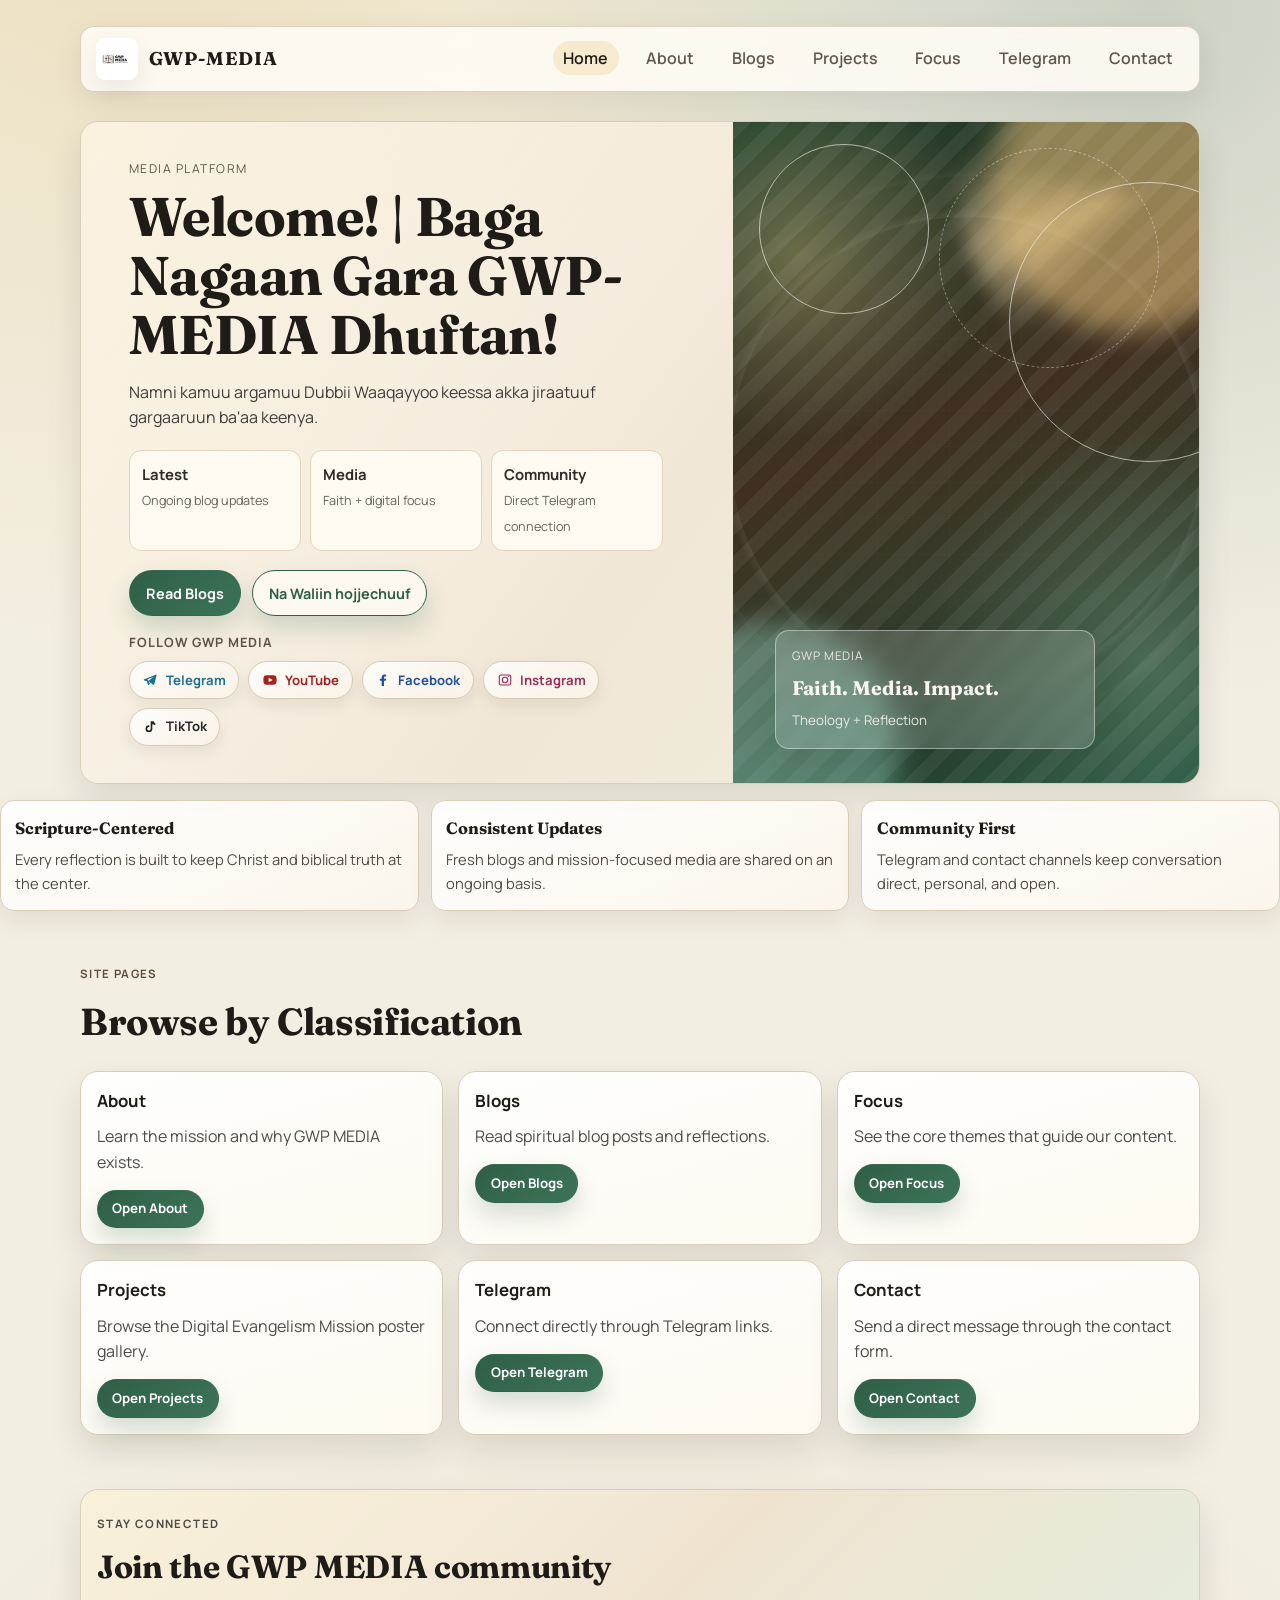
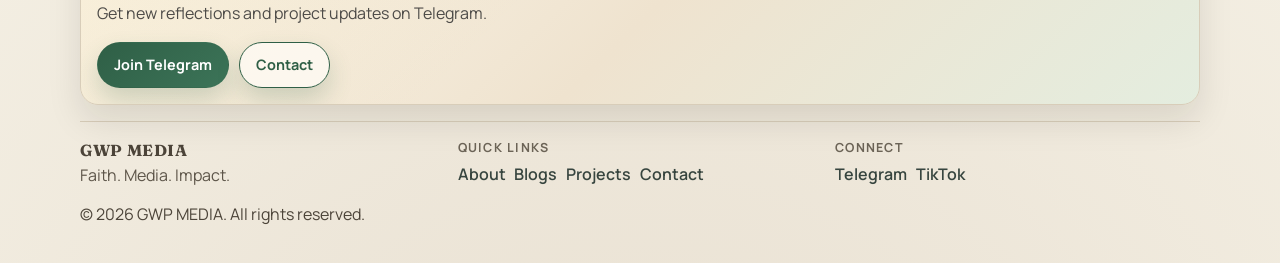
<file: index.html>
﻿<!DOCTYPE html>
<html lang="en">
<head>
  <meta charset="UTF-8">
  <meta name="viewport" content="width=device-width, initial-scale=1">
  <meta name="description" content="GWP MEDIA personal site for ongoing media updates, Christian blog posts, and faith-focused content.">
  <meta name="robots" content="index, follow, max-image-preview:large">
  <link rel="canonical" href="https://www.example.com/">
  <meta property="og:type" content="website">
  <meta property="og:title" content="GWP MEDIA | Home">
  <meta property="og:description" content="Faith. Media. Impact. Explore blogs, focus areas, and contact pages on GWP MEDIA.">
  <meta property="og:url" content="https://www.example.com/">
  <meta property="og:image" content="https://www.example.com/GWP-MEDIA.png">
  <meta name="twitter:card" content="summary_large_image">
  <meta name="twitter:title" content="GWP MEDIA | Home">
  <meta name="twitter:description" content="Faith. Media. Impact. Explore blogs, focus areas, and contact pages.">
  <meta name="twitter:image" content="https://www.example.com/GWP-MEDIA.png">
  <title>GWP MEDIA | Home</title>
  <link rel="preconnect" href="https://fonts.googleapis.com">
  <link rel="preconnect" href="https://fonts.gstatic.com" crossorigin>
  <link href="https://fonts.googleapis.com/css2?family=Fraunces:opsz,wght@9..144,600;9..144,700&family=Manrope:wght@400;500;600;700&display=swap" rel="stylesheet">
  <link rel="stylesheet" href="style.css">
  <script type="application/ld+json">
  {
    "@context": "https://schema.org",
    "@type": "Organization",
    "name": "GWP MEDIA",
    "url": "https://www.example.com/",
    "logo": "https://www.example.com/GWP-MEDIA.png",
    "sameAs": [
      "https://t.me/Believe_In_Christ79",
      "https://t.me/Gosp22"
    ]
  }
  </script>
  <link rel="icon" type="image/png" href="./GWP-MEDIA.png">
  <link rel="manifest" href="./site.webmanifest">
  <meta name="theme-color" content="#184b44">
  <script src="script.js" defer></script>
</head>
<body>
  <a href="#main-content" class="skip-link">Skip to main content</a>
  <header class="site-header" id="home">
    <nav class="navbar" aria-label="Main navigation">
      <a href="./index.html" class="brand" aria-label="Go to home">
        <img src="GWP-MEDIA.png" alt="GWP MEDIA logo" class="site-logo" width="42" height="42" decoding="async">
        <span class="logo-text">GWP-MEDIA</span>
      </a>

      <ul class="nav-links">
        <li><a href="./index.html" class="active" aria-current="page">Home</a></li>
        <li><a href="./about.html">About</a></li>
        <li><a href="./blogs.html">Blogs</a></li>
        <li><a href="./projects.html">Projects</a></li>
        <li><a href="./focus.html">Focus</a></li>
        <li><a href="./telegram.html">Telegram</a></li>
        <li><a href="./contact.html">Contact</a></li>
      </ul>
    </nav>

    <section class="hero" aria-label="Hero section">
      <div class="hero-copy">
        <p class="hero-kicker">Media Platform</p>
        <h1> Welcome! | Baga Nagaan Gara GWP-MEDIA Dhuftan!</h1>
        <p class="hero-lead"><span lang="om">Namni kamuu argamuu Dubbii Waaqayyoo keessa akka jiraatuuf gargaaruun ba'aa keenya.</span></p>

        <div class="hero-metrics" aria-label="Site highlights">
          <div class="metric">
            <strong>Latest</strong>
            <span>Ongoing blog updates</span>
          </div>
          <div class="metric">
            <strong>Media</strong>
            <span>Faith + digital focus</span>
          </div>
          <div class="metric">
            <strong>Community</strong>
            <span>Direct Telegram connection</span>
          </div>
        </div>

        <div class="hero-actions">
          <a href="./blogs.html" class="btn">Read Blogs</a>
          <a href="./contact.html" class="btn btn-outline">Na Waliin hojjechuuf</a>
        </div>

        <div class="social-links-wrap" aria-label="Social media links">
          <p class="social-title">Follow GWP MEDIA</p>
          <div class="social-links">
            <a class="social-link social-telegram" href="https://t.me/Gosp22" target="_blank" rel="noopener noreferrer" aria-label="Telegram">
              <svg viewBox="0 0 24 24" aria-hidden="true" focusable="false">
                <path d="M21.6 4.2a1 1 0 0 0-1-.2L3.3 10.7a1 1 0 0 0 .1 1.9l3.9 1.3 1.5 4.8a1 1 0 0 0 1.8.3l2.2-3 3.9 3a1 1 0 0 0 1.6-.6l3.5-13.1a1 1 0 0 0-.2-1.1Zm-4 3-8.3 6.4-.9-2.9 9.2-3.5ZM10 16.3l.6-2 2.1 1.6-2.7.4Z"></path>
              </svg>
              <span>Telegram</span>
            </a>
            <a class="social-link social-youtube" href="https://youtube.com/@GWPofficial2025" target="_blank" rel="noopener noreferrer" aria-label="YouTube">
              <svg viewBox="0 0 24 24" aria-hidden="true" focusable="false">
                <path d="M21.4 7.4a2.8 2.8 0 0 0-2-2C17.6 5 12 5 12 5s-5.6 0-7.4.4a2.8 2.8 0 0 0-2 2A29.2 29.2 0 0 0 2 12a29.2 29.2 0 0 0 .6 4.6 2.8 2.8 0 0 0 2 2C6.4 19 12 19 12 19s5.6 0 7.4-.4a2.8 2.8 0 0 0 2-2A29.2 29.2 0 0 0 22 12a29.2 29.2 0 0 0-.6-4.6ZM10 15.5v-7l6 3.5-6 3.5Z"></path>
              </svg>
              <span>YouTube</span>
            </a>
            <a class="social-link social-facebook" href="https://facebook.com/yourpage" target="_blank" rel="noopener noreferrer" aria-label="Facebook">
              <svg viewBox="0 0 24 24" aria-hidden="true" focusable="false">
                <path d="M13.5 21v-8h2.7l.4-3h-3V8.1c0-.9.3-1.5 1.6-1.5h1.5V4c-.3 0-1.3-.1-2.5-.1-2.5 0-4.2 1.5-4.2 4.3V10H7.3v3h2.7v8h3.5Z"></path>
              </svg>
              <span>Facebook</span>
            </a>
            <a class="social-link social-instagram" href="https://instagram.com/yourusername" target="_blank" rel="noopener noreferrer" aria-label="Instagram">
              <svg viewBox="0 0 24 24" aria-hidden="true" focusable="false">
                <path d="M12 7.1A4.9 4.9 0 1 0 12 17a4.9 4.9 0 0 0 0-9.9Zm0 8.1a3.2 3.2 0 1 1 0-6.4 3.2 3.2 0 0 1 0 6.4Z"></path>
                <path d="M17.8 3.6H6.2A3.6 3.6 0 0 0 2.6 7.2v9.6a3.6 3.6 0 0 0 3.6 3.6h11.6a3.6 3.6 0 0 0 3.6-3.6V7.2a3.6 3.6 0 0 0-3.6-3.6Zm1.9 13.2a1.9 1.9 0 0 1-1.9 1.9H6.2a1.9 1.9 0 0 1-1.9-1.9V7.2a1.9 1.9 0 0 1 1.9-1.9h11.6a1.9 1.9 0 0 1 1.9 1.9v9.6Z"></path>
                <circle cx="17.5" cy="6.5" r="1.1"></circle>
              </svg>
              <span>Instagram</span>
            </a>
            <a class="social-link social-tiktok" href="https://www.tiktok.com/@yourusername" target="_blank" rel="noopener noreferrer" aria-label="TikTok">
              <svg viewBox="0 0 24 24" aria-hidden="true" focusable="false">
                <path d="M15.5 3.2h2.2c.2 1.4 1.1 2.6 2.3 3.2V9a7 7 0 0 1-4.5-1.6v7.1a5.1 5.1 0 1 1-4.5-5v2.5a2.6 2.6 0 1 0 2 2.5V3.2h2.5Z"></path>
              </svg>
              <span>TikTok</span>
            </a>
          </div>
        </div>
      </div>

      <div class="hero-graphic" aria-hidden="true">
        <span class="graphic-grid"></span>
        <span class="graphic-beam"></span>
        <span class="graphic-glow graphic-glow-a"></span>
        <span class="graphic-glow graphic-glow-b"></span>
        <span class="graphic-circle graphic-circle-a"></span>
        <span class="graphic-circle graphic-circle-b"></span>
        <span class="graphic-orbit"></span>
        <div class="graphic-card">
          <p>GWP MEDIA</p>
          <strong>Faith. Media. Impact.</strong>
          <small>Theology + Reflection</small>
        </div>
      </div>
    </section>
  </header>

  <main id="main-content">
    <section class="credibility-strip reveal" aria-label="Why people trust GWP MEDIA">
      <article class="cred-item">
        <h2>Scripture-Centered</h2>
        <p>Every reflection is built to keep Christ and biblical truth at the center.</p>
      </article>
      <article class="cred-item">
        <h2>Consistent Updates</h2>
        <p>Fresh blogs and mission-focused media are shared on an ongoing basis.</p>
      </article>
      <article class="cred-item">
        <h2>Community First</h2>
        <p>Telegram and contact channels keep conversation direct, personal, and open.</p>
      </article>
    </section>

    <section class="section">
      <div class="section-head">
        <p class="section-tag">Site Pages</p>
        <h2>Browse by Classification</h2>
      </div>

      <div class="cards">
        <article class="card">
          <h3>About</h3>
          <p>Learn the mission and why GWP MEDIA exists.</p>
          <p><a href="./about.html" class="btn read-more">Open About</a></p>
        </article>

        <article class="card">
          <h3>Blogs</h3>
          <p>Read spiritual blog posts and reflections.</p>
          <p><a href="./blogs.html" class="btn read-more">Open Blogs</a></p>
        </article>

        <article class="card">
          <h3>Focus</h3>
          <p>See the core themes that guide our content.</p>
          <p><a href="./focus.html" class="btn read-more">Open Focus</a></p>
        </article>

        <article class="card">
          <h3>Projects</h3>
          <p>Browse the Digital Evangelism Mission poster gallery.</p>
          <p><a href="./projects.html" class="btn read-more">Open Projects</a></p>
        </article>

        <article class="card">
          <h3>Telegram</h3>
          <p>Connect directly through Telegram links.</p>
          <p><a href="./telegram.html" class="btn read-more">Open Telegram</a></p>
        </article>

        <article class="card">
          <h3>Contact</h3>
          <p>Send a direct message through the contact form.</p>
          <p><a href="./contact.html" class="btn read-more">Open Contact</a></p>
        </article>

      </div>
    </section>
  </main>
  <section class="site-cta reveal" aria-labelledby="cta-title">
    <div class="site-cta-inner">
      <p class="section-tag">Stay Connected</p>
      <h2 id="cta-title">Join the GWP MEDIA community</h2>
      <p>Get new reflections and project updates on Telegram.</p>
      <div class="site-cta-actions">
        <a href="https://t.me/Gosp22" target="_blank" rel="noopener noreferrer" class="btn">Join Telegram</a>
        <a href="./contact.html" class="btn btn-outline">Contact</a>
      </div>
    </div>
  </section>
  <footer>
    <div class="footer-grid">
      <div>
        <p class="footer-brand">GWP MEDIA</p>
        <p class="footer-copy">Faith. Media. Impact.</p>
      </div>
      <div>
        <p class="footer-title">Quick Links</p>
        <p class="footer-links">
          <a href="./about.html">About</a>
          <a href="./blogs.html">Blogs</a>
          <a href="./projects.html">Projects</a>
          <a href="./contact.html">Contact</a>
        </p>
      </div>
      <div>
        <p class="footer-title">Connect</p>
        <p class="footer-links">
          <a href="https://t.me/Gosp22" target="_blank" rel="noopener noreferrer">Telegram</a>
          <a href="https://www.tiktok.com/@yourusername" target="_blank" rel="noopener noreferrer">TikTok</a>
        </p>
      </div>
    </div>
    <p>&copy; 2026 GWP MEDIA. All rights reserved.</p>
  </footer>
</body>
</html>
</file>
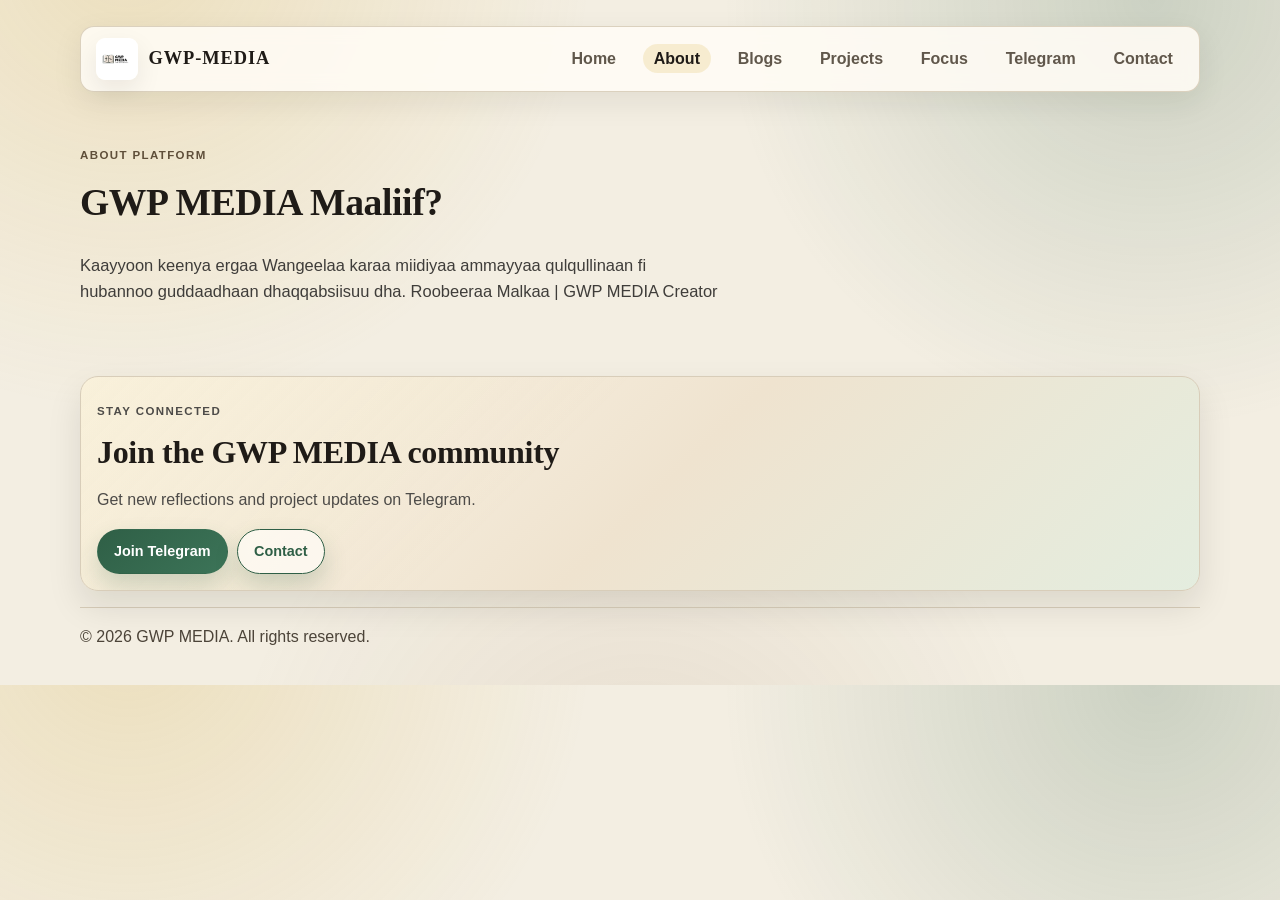
<file: about.html>
﻿<!DOCTYPE html>
<html lang="en">
<head>
  <meta charset="UTF-8">
  <meta name="viewport" content="width=device-width, initial-scale=1">
  <meta name="description" content="Learn about GWP MEDIA, our mission, and the purpose behind our faith-based media platform.">
  <meta name="robots" content="index, follow">
  <link rel="canonical" href="https://www.example.com/about.html">
  <meta property="og:type" content="website">
  <meta property="og:title" content="GWP MEDIA | About">
  <meta property="og:description" content="Learn the mission and purpose of GWP MEDIA.">
  <meta property="og:url" content="https://www.example.com/about.html">
  <title>GWP MEDIA | About</title>
  <link rel="stylesheet" href="style.css">
  <link rel="icon" type="image/png" href="./GWP-MEDIA.png">
  <link rel="manifest" href="./site.webmanifest">
  <meta name="theme-color" content="#184b44">
  <meta property="og:image" content="https://www.example.com/GWP-MEDIA.png">
  <meta name="twitter:image" content="https://www.example.com/GWP-MEDIA.png">
  <script src="script.js" defer></script>
</head>
<body>
  <header class="site-header">
    <nav class="navbar" aria-label="Main navigation">
      <a href="./index.html" class="brand" aria-label="Go to home">
        <img src="GWP-MEDIA.png" alt="GWP MEDIA logo" class="site-logo" width="42" height="42" decoding="async">
        <span class="logo-text">GWP-MEDIA</span>
      </a>
      <ul class="nav-links">
        <li><a href="./index.html">Home</a></li>
        <li><a href="./about.html" class="active" aria-current="page">About</a></li>
        <li><a href="./blogs.html">Blogs</a></li>
        <li><a href="./projects.html">Projects</a></li>
        <li><a href="./focus.html">Focus</a></li>
        <li><a href="./telegram.html">Telegram</a></li>
        <li><a href="./contact.html">Contact</a></li>
      </ul>
    </nav>
  </header>

  <main>
    <section class="section">
      <div class="section-head">
        <p class="section-tag">About Platform</p>
        <h2>GWP MEDIA Maaliif?</h2>
      </div>
      <p class="about-copy" lang="om">Kaayyoon keenya ergaa Wangeelaa karaa miidiyaa ammayyaa qulqullinaan fi hubannoo guddaadhaan dhaqqabsiisuu dha. Roobeeraa Malkaa | GWP MEDIA Creator
      </p>
    </section>
  </main>
  <section class="site-cta reveal" aria-labelledby="cta-title">
    <div class="site-cta-inner">
      <p class="section-tag">Stay Connected</p>
      <h2 id="cta-title">Join the GWP MEDIA community</h2>
      <p>Get new reflections and project updates on Telegram.</p>
      <div class="site-cta-actions">
        <a href="https://t.me/Gosp22" target="_blank" rel="noopener noreferrer" class="btn">Join Telegram</a>
        <a href="./contact.html" class="btn btn-outline">Contact</a>
      </div>
    </div>
  </section>
  <footer>
    <p>&copy; 2026 GWP MEDIA. All rights reserved.</p>
  </footer>
</body>
</html>
</file>
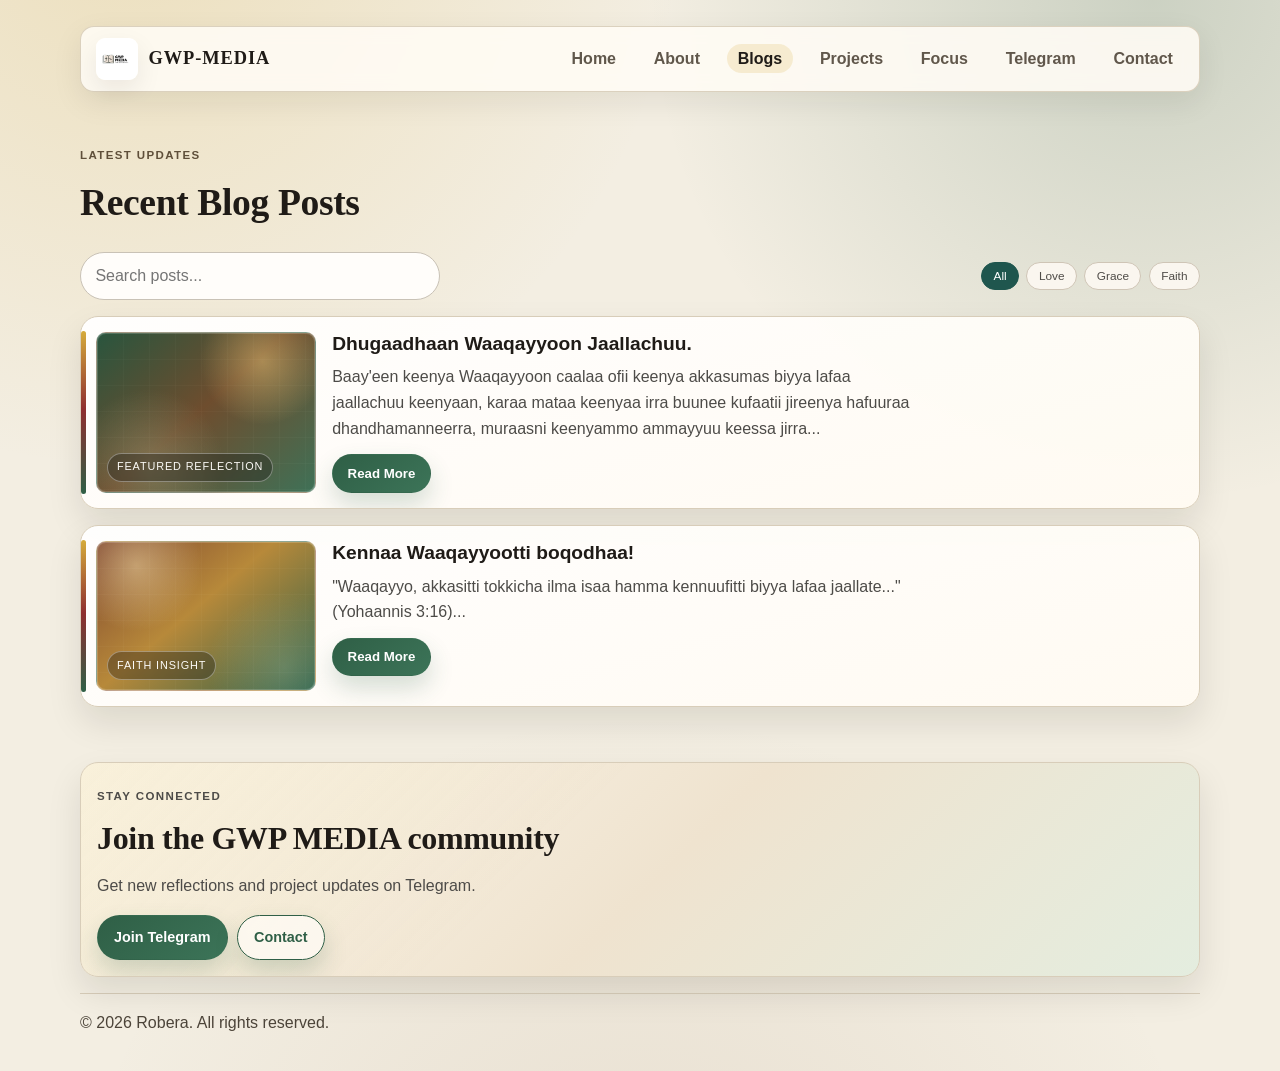
<file: blogs.html>
﻿<!DOCTYPE html>
<html lang="en">
<head>
  <meta charset="UTF-8">
  <meta name="viewport" content="width=device-width, initial-scale=1">
  <meta name="description" content="Read the latest GWP MEDIA blog posts and spiritual reflections.">
  <meta name="robots" content="index, follow">
  <link rel="canonical" href="https://www.example.com/blogs.html">
  <meta property="og:type" content="website">
  <meta property="og:title" content="GWP MEDIA | Blogs">
  <meta property="og:description" content="Latest blog posts and spiritual updates from GWP MEDIA.">
  <meta property="og:url" content="https://www.example.com/blogs.html">
  <title>GWP MEDIA | Blogs</title>
  <link rel="stylesheet" href="style.css">
  <link rel="icon" type="image/png" href="./GWP-MEDIA.png">
  <link rel="manifest" href="./site.webmanifest">
  <meta name="theme-color" content="#184b44">
  <meta property="og:image" content="https://www.example.com/GWP-MEDIA.png">
  <meta name="twitter:image" content="https://www.example.com/GWP-MEDIA.png">
  <script src="script.js" defer></script>
</head>
<body>
  <header class="site-header">
    <nav class="navbar" aria-label="Main navigation">
      <a href="./index.html" class="brand" aria-label="Go to home">
        <img src="GWP-MEDIA.png" alt="GWP MEDIA logo" class="site-logo" width="42" height="42" decoding="async">
        <span class="logo-text">GWP-MEDIA</span>
      </a>
      <ul class="nav-links">
        <li><a href="./index.html">Home</a></li>
        <li><a href="./about.html">About</a></li>
        <li><a href="./blogs.html" class="active" aria-current="page">Blogs</a></li>
        <li><a href="./projects.html">Projects</a></li>
        <li><a href="./focus.html">Focus</a></li>
        <li><a href="./telegram.html">Telegram</a></li>
        <li><a href="./contact.html">Contact</a></li>
      </ul>
    </nav>
  </header>

  <main>
    <section class="section blog-section reveal">
      <div class="section-head">
        <p class="section-tag">Latest Updates</p>
        <h2>Recent Blog Posts</h2>
      </div>

      <div class="blog-tools" aria-label="Filter blog posts">
        <input id="postSearch" type="search" placeholder="Search posts..." aria-label="Search blog posts">
        <div class="blog-filters" role="group" aria-label="Post categories">
          <button type="button" class="filter-chip is-active" data-filter="all">All</button>
          <button type="button" class="filter-chip" data-filter="love">Love</button>
          <button type="button" class="filter-chip" data-filter="grace">Grace</button>
          <button type="button" class="filter-chip" data-filter="faith">Faith</button>
        </div>
      </div>

      <div class="blog-container">
        <article class="blog-post reveal" data-tags="love faith obedience">
          <div class="post-thumb thumb-one" data-label="Featured Reflection" aria-hidden="true"></div>
          <div class="post-content-wrap">
            <h3>Dhugaadhaan Waaqayyoon Jaallachuu.</h3>
            <p>Baay'een keenya Waaqayyoon caalaa ofii keenya akkasumas biyya lafaa jaallachuu keenyaan, karaa mataa keenyaa irra buunee kufaatii jireenya hafuuraa dhandhamanneerra, muraasni keenyammo ammayyuu keessa jirra...</p>
            <a href="./post1.html" class="btn read-more">Read More</a>
          </div>
        </article>

        <article class="blog-post reveal" data-tags="grace faith rest">
          <div class="post-thumb thumb-two" data-label="Faith Insight" aria-hidden="true"></div>
          <div class="post-content-wrap">
            <h3>Kennaa Waaqayyootti boqodhaa!</h3>
            <p>"Waaqayyo, akkasitti tokkicha ilma isaa hamma kennuufitti biyya lafaa jaallate..." (Yohaannis 3:16)...</p>
            <a href="./post2.html" class="btn read-more">Read More</a>
          </div>
        </article>
      </div>
    </section>
  </main>
  <section class="site-cta reveal" aria-labelledby="cta-title">
    <div class="site-cta-inner">
      <p class="section-tag">Stay Connected</p>
      <h2 id="cta-title">Join the GWP MEDIA community</h2>
      <p>Get new reflections and project updates on Telegram.</p>
      <div class="site-cta-actions">
        <a href="https://t.me/Gosp22" target="_blank" rel="noopener noreferrer" class="btn">Join Telegram</a>
        <a href="./contact.html" class="btn btn-outline">Contact</a>
      </div>
    </div>
  </section>
  <footer>
    <p>&copy; 2026 Robera. All rights reserved.</p>
  </footer>
</body>
</html>
</file>
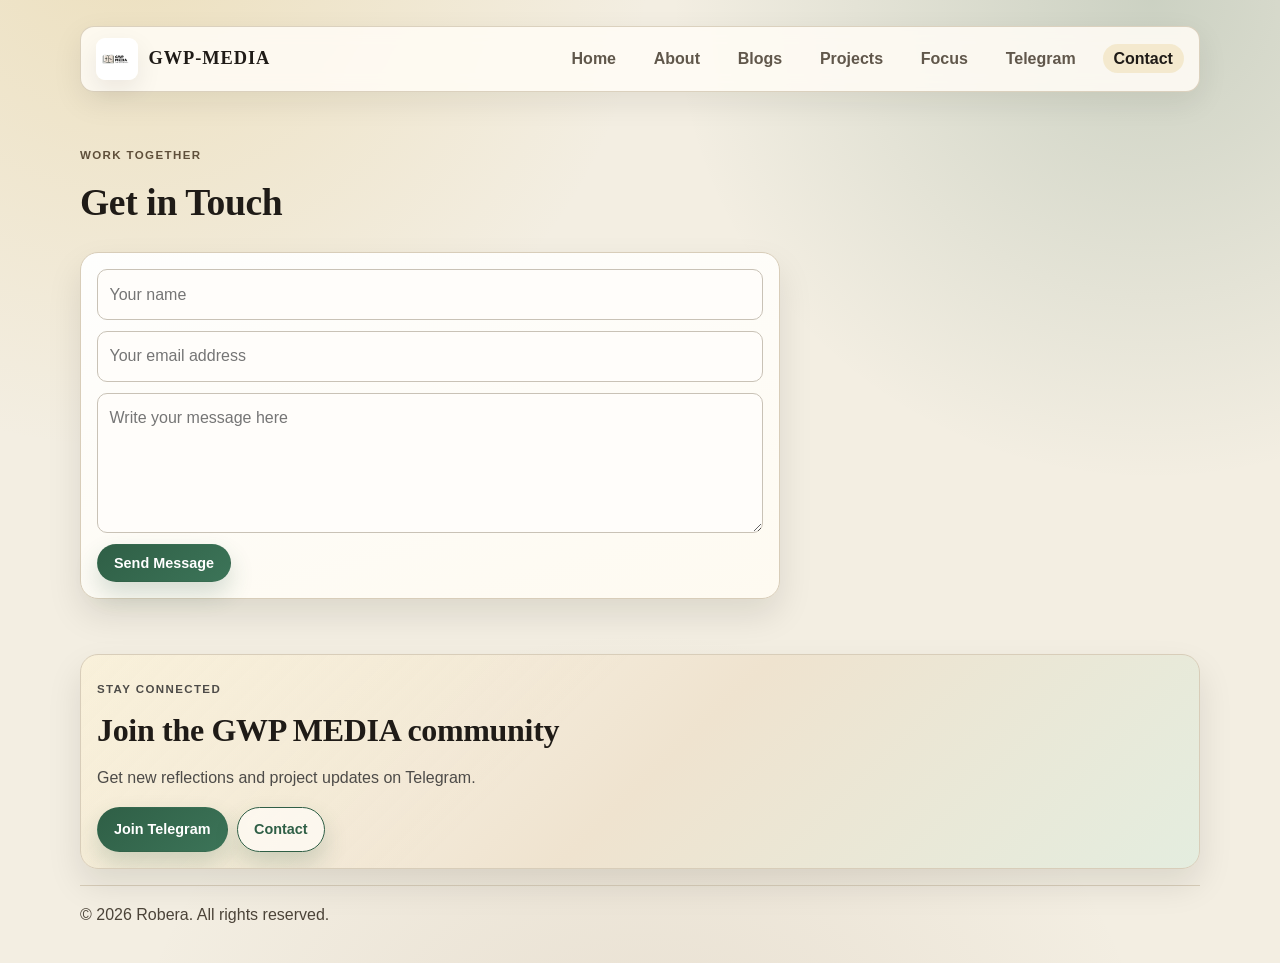
<file: contact.html>
﻿<!DOCTYPE html>
<html lang="en">
<head>
  <meta charset="UTF-8">
  <meta name="viewport" content="width=device-width, initial-scale=1">
  <meta name="description" content="Contact GWP MEDIA through our direct message form.">
  <meta name="robots" content="index, follow">
  <link rel="canonical" href="https://www.example.com/contact.html">
  <meta property="og:type" content="website">
  <meta property="og:title" content="GWP MEDIA | Contact">
  <meta property="og:description" content="Send a message to GWP MEDIA.">
  <meta property="og:url" content="https://www.example.com/contact.html">
  <title>GWP MEDIA | Contact</title>
  <link rel="stylesheet" href="style.css">
  <link rel="icon" type="image/png" href="./GWP-MEDIA.png">
  <link rel="manifest" href="./site.webmanifest">
  <meta name="theme-color" content="#184b44">
  <meta property="og:image" content="https://www.example.com/GWP-MEDIA.png">
  <meta name="twitter:image" content="https://www.example.com/GWP-MEDIA.png">
  <script src="script.js" defer></script>
</head>
<body>
  <header class="site-header">
    <nav class="navbar" aria-label="Main navigation">
      <a href="./index.html" class="brand" aria-label="Go to home">
        <img src="GWP-MEDIA.png" alt="GWP MEDIA logo" class="site-logo" width="42" height="42" decoding="async">
        <span class="logo-text">GWP-MEDIA</span>
      </a>
      <ul class="nav-links">
        <li><a href="./index.html">Home</a></li>
        <li><a href="./about.html">About</a></li>
        <li><a href="./blogs.html">Blogs</a></li>
        <li><a href="./projects.html">Projects</a></li>
        <li><a href="./focus.html">Focus</a></li>
        <li><a href="./telegram.html">Telegram</a></li>
        <li><a href="./contact.html" class="active" aria-current="page">Contact</a></li>
      </ul>
    </nav>
  </header>

  <main>
    <section class="section contact-section">
      <div class="section-head">
        <p class="section-tag">Work Together</p>
        <h2>Get in Touch</h2>
      </div>

      <div class="contact-card">
        <form class="contact-form" action="https://api.web3forms.com/submit" method="POST">
          <input type="hidden" name="access_key" value="13729cdc-12b6-450c-bf5d-e21b92717df8">
          <input type="text" name="name" placeholder="Your name" required>
          <input type="email" name="email" placeholder="Your email address" required>
          <textarea name="message" placeholder="Write your message here" required></textarea>
          <button type="submit" class="btn form-btn">Send Message</button>
        </form>
      </div>
    </section>
  </main>
  <section class="site-cta reveal" aria-labelledby="cta-title">
    <div class="site-cta-inner">
      <p class="section-tag">Stay Connected</p>
      <h2 id="cta-title">Join the GWP MEDIA community</h2>
      <p>Get new reflections and project updates on Telegram.</p>
      <div class="site-cta-actions">
        <a href="https://t.me/Gosp22" target="_blank" rel="noopener noreferrer" class="btn">Join Telegram</a>
        <a href="./contact.html" class="btn btn-outline">Contact</a>
      </div>
    </div>
  </section>
  <footer>
    <p>&copy; 2026 Robera. All rights reserved.</p>
  </footer>
</body>
</html>
</file>
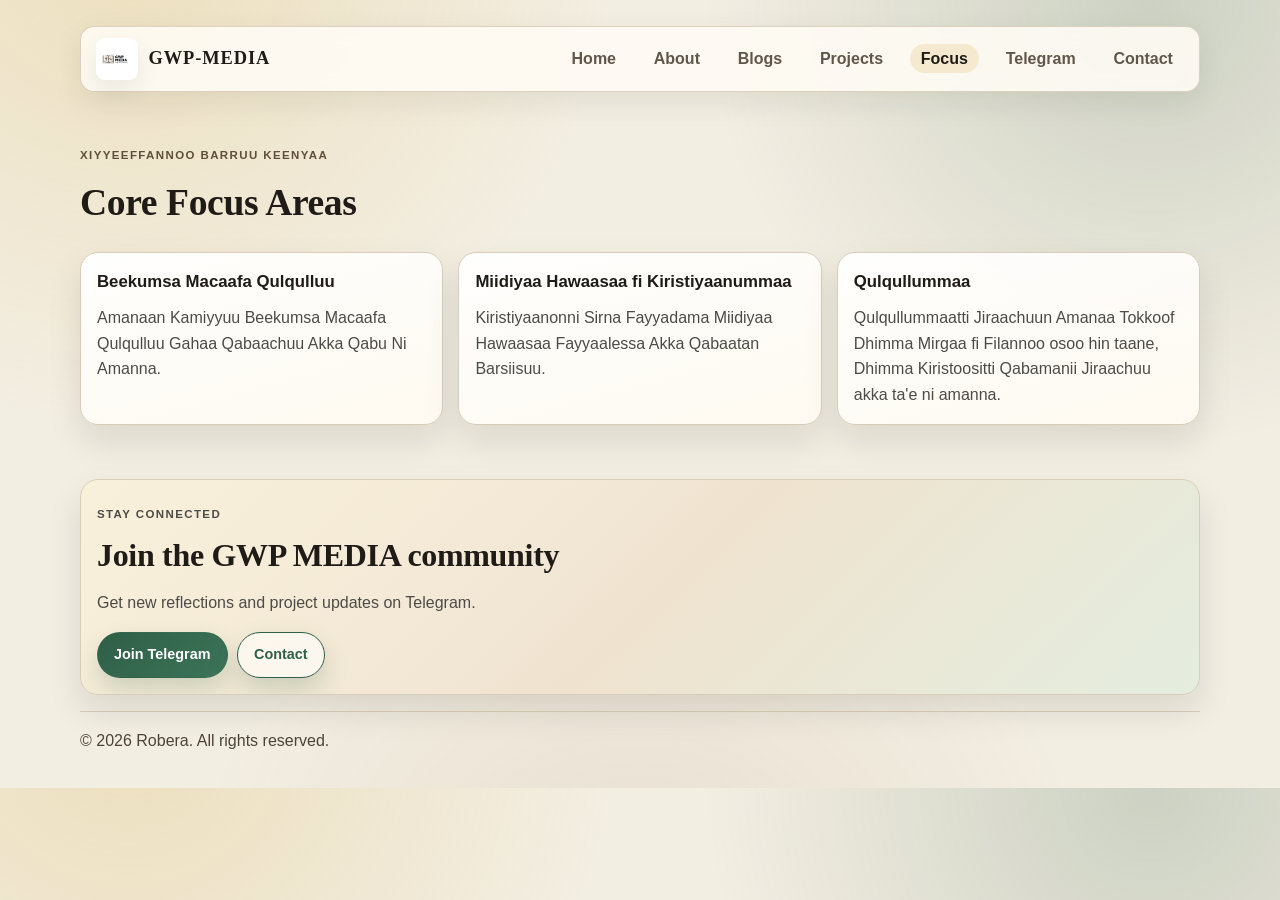
<file: focus.html>
﻿<!DOCTYPE html>
<html lang="en">
<head>
  <meta charset="UTF-8">
  <meta name="viewport" content="width=device-width, initial-scale=1">
  <meta name="description" content="Discover the core focus areas of GWP MEDIA content and teaching.">
  <meta name="robots" content="index, follow">
  <link rel="canonical" href="https://www.example.com/focus.html">
  <meta property="og:type" content="website">
  <meta property="og:title" content="GWP MEDIA | Focus">
  <meta property="og:description" content="Core focus areas that guide GWP MEDIA publications.">
  <meta property="og:url" content="https://www.example.com/focus.html">
  <title>GWP MEDIA | Focus</title>
  <link rel="stylesheet" href="style.css">
  <link rel="icon" type="image/png" href="./GWP-MEDIA.png">
  <link rel="manifest" href="./site.webmanifest">
  <meta name="theme-color" content="#184b44">
  <meta property="og:image" content="https://www.example.com/GWP-MEDIA.png">
  <meta name="twitter:image" content="https://www.example.com/GWP-MEDIA.png">
  <script src="script.js" defer></script>
</head>
<body>
  <header class="site-header">
    <nav class="navbar" aria-label="Main navigation">
      <a href="./index.html" class="brand" aria-label="Go to home">
        <img src="GWP-MEDIA.png" alt="GWP MEDIA logo" class="site-logo" width="42" height="42" decoding="async">
        <span class="logo-text">GWP-MEDIA</span>
      </a>
      <ul class="nav-links">
        <li><a href="./index.html">Home</a></li>
        <li><a href="./about.html">About</a></li>
        <li><a href="./blogs.html">Blogs</a></li>
        <li><a href="./projects.html">Projects</a></li>
        <li><a href="./focus.html" class="active" aria-current="page">Focus</a></li>
        <li><a href="./telegram.html">Telegram</a></li>
        <li><a href="./contact.html">Contact</a></li>
      </ul>
    </nav>
  </header>

  <main>
    <section class="section categories-section">
      <div class="section-head">
        <p class="section-tag">Xiyyeeffannoo Barruu Keenyaa</p>
        <h2>Core Focus Areas</h2>
      </div>

      <div class="cards">
        <article class="card">
          <h3>Beekumsa Macaafa Qulqulluu</h3>
          <p><span lang="om">Amanaan Kamiyyuu Beekumsa Macaafa Qulqulluu Gahaa Qabaachuu Akka Qabu Ni Amanna.</span></p>
        </article>
        <article class="card">
          <h3>Miidiyaa Hawaasaa fi Kiristiyaanummaa</h3>
          <p><span lang="om">Kiristiyaanonni Sirna Fayyadama Miidiyaa Hawaasaa Fayyaalessa Akka Qabaatan Barsiisuu.</span></p>
        </article>
        <article class="card">
          <h3>Qulqullummaa</h3>
          <p><span lang="om">Qulqullummaatti Jiraachuun Amanaa Tokkoof Dhimma Mirgaa fi Filannoo osoo hin taane, Dhimma Kiristoositti Qabamanii Jiraachuu akka ta'e ni amanna.</span></p>
        </article>
      </div>
    </section>
  </main>
  <section class="site-cta reveal" aria-labelledby="cta-title">
    <div class="site-cta-inner">
      <p class="section-tag">Stay Connected</p>
      <h2 id="cta-title">Join the GWP MEDIA community</h2>
      <p>Get new reflections and project updates on Telegram.</p>
      <div class="site-cta-actions">
        <a href="https://t.me/Gosp22" target="_blank" rel="noopener noreferrer" class="btn">Join Telegram</a>
        <a href="./contact.html" class="btn btn-outline">Contact</a>
      </div>
    </div>
  </section>
  <footer>
    <p>&copy; 2026 Robera. All rights reserved.</p>
  </footer>
</body>
</html>
</file>
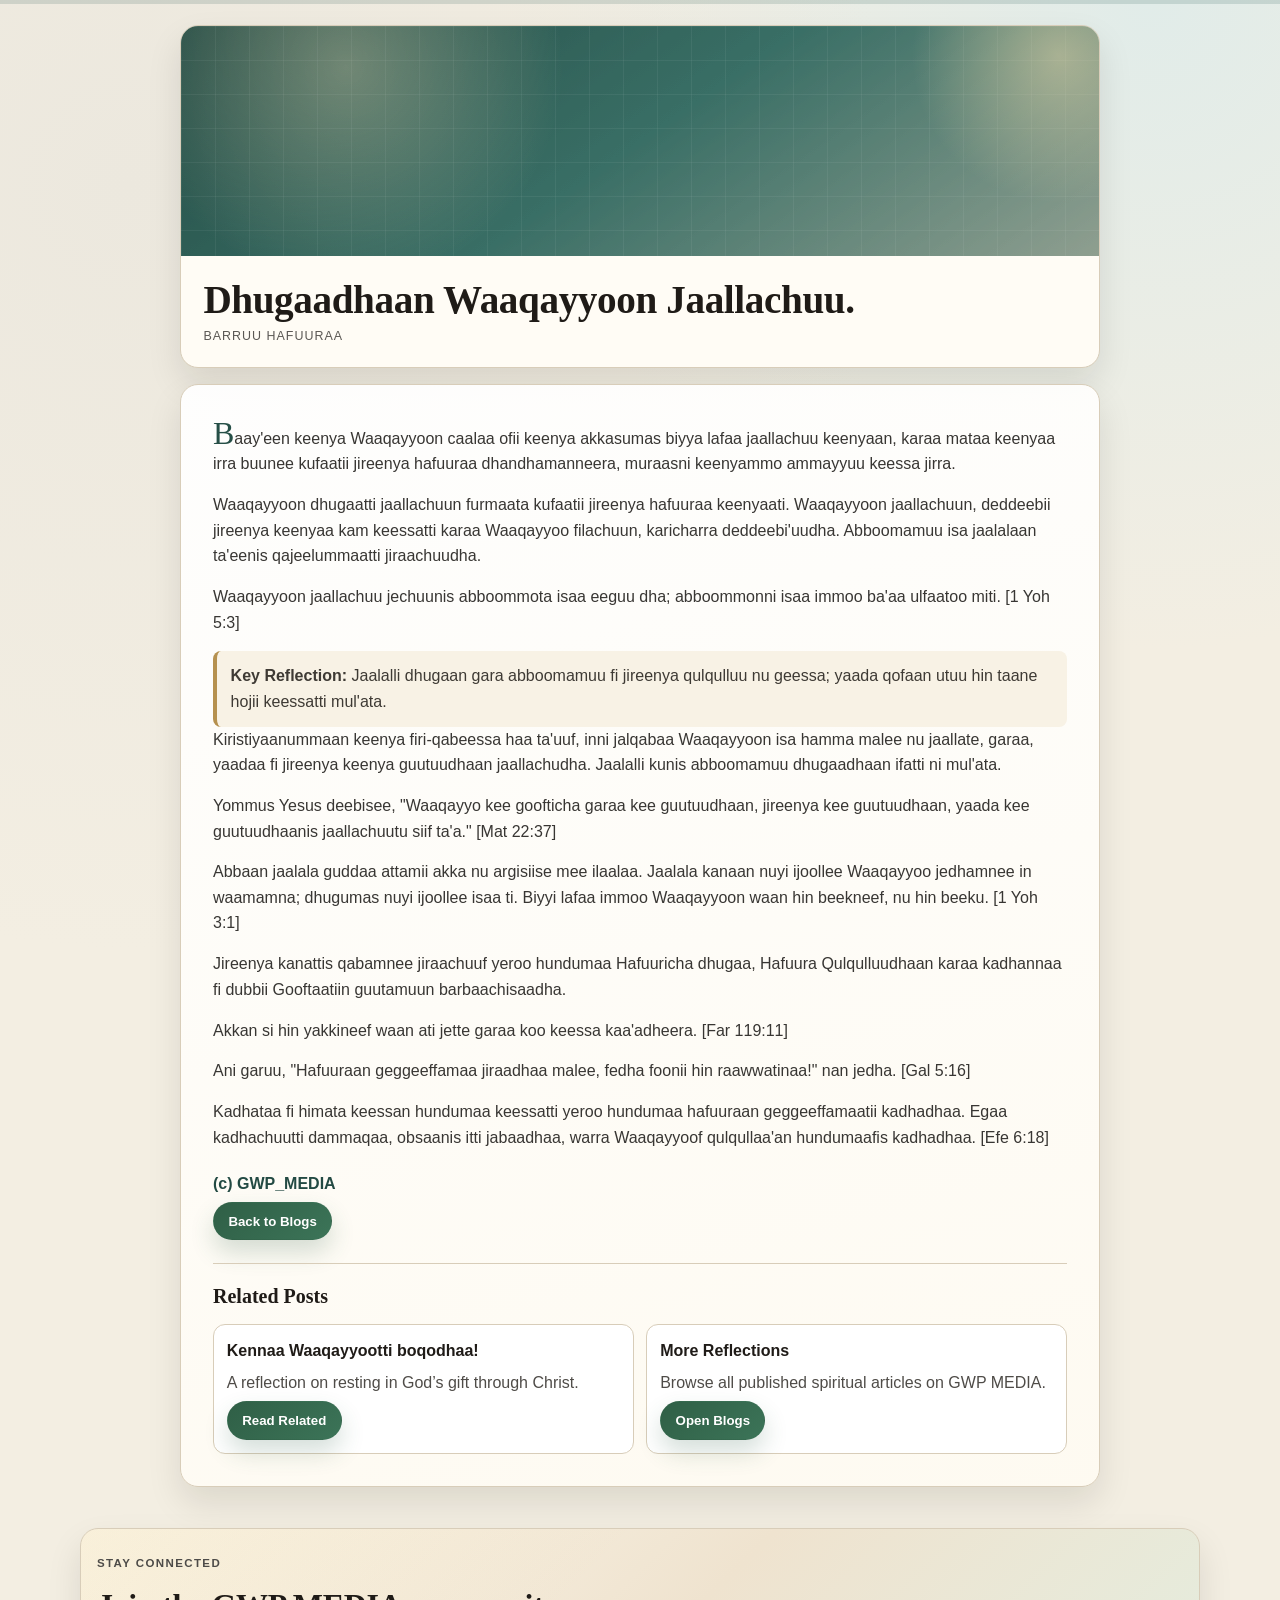
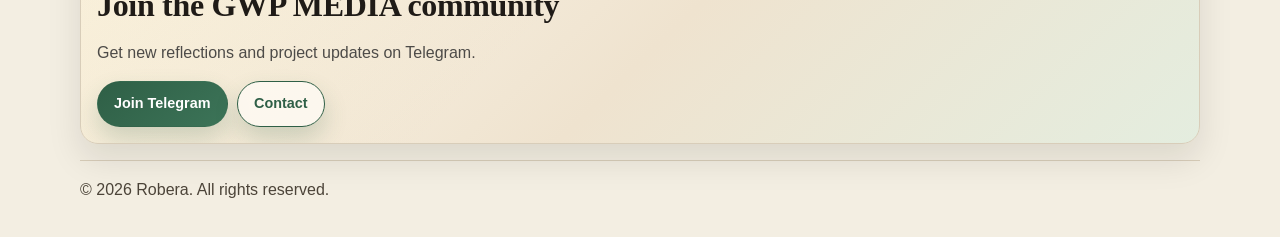
<file: post1.html>
﻿<!DOCTYPE html>
<html lang="en">
<head>
  <meta charset="UTF-8">
  <meta name="viewport" content="width=device-width, initial-scale=1">
  <meta name="description" content="Dhugaadhaan Waaqayyoon Jaallachuu - spiritual reflection from GWP MEDIA.">
  <meta name="robots" content="index, follow">
  <link rel="canonical" href="https://www.example.com/post1.html">
  <meta property="og:type" content="article">
  <meta property="og:title" content="Dhugaadhaan Waaqayyoon Jaallachuu">
  <meta property="og:description" content="Spiritual article by GWP MEDIA on loving God truly.">
  <meta property="og:url" content="https://www.example.com/post1.html">
  <meta name="twitter:card" content="summary_large_image">
  <meta name="twitter:title" content="Dhugaadhaan Waaqayyoon Jaallachuu">
  <meta name="twitter:description" content="Spiritual article by GWP MEDIA on loving God truly.">
  <title>Dhugaadhaan Waaqayyoon Jaallachuu</title>
  <link rel="stylesheet" href="style.css">
  <link rel="icon" type="image/png" href="./GWP-MEDIA.png">
  <link rel="manifest" href="./site.webmanifest">
  <meta name="theme-color" content="#184b44">
  <meta property="og:image" content="https://www.example.com/GWP-MEDIA.png">
  <meta name="twitter:image" content="https://www.example.com/GWP-MEDIA.png">
  <script src="script.js" defer></script>
  <script type="application/ld+json">
  {
    "@context": "https://schema.org",
    "@type": "BlogPosting",
    "headline": "Dhugaadhaan Waaqayyoon Jaallachuu",
    "description": "Spiritual article by GWP MEDIA on loving God truly.",
    "author": {
      "@type": "Organization",
      "name": "GWP MEDIA"
    },
    "publisher": {
      "@type": "Organization",
      "name": "GWP MEDIA",
      "logo": {
        "@type": "ImageObject",
        "url": "https://www.example.com/GWP-MEDIA.png"
      }
    },
    "mainEntityOfPage": "https://www.example.com/post1.html",
    "image": "https://www.example.com/GWP-MEDIA.png"
  }
  </script>
</head>
<body class="blog-post-page post-one">
  <div class="reading-progress" aria-hidden="true"><span></span></div>
  <header class="post-header reveal">
    <div class="post-visual" aria-hidden="true"></div>
    <h1>Dhugaadhaan Waaqayyoon Jaallachuu.</h1>
    <p class="post-meta">Barruu Hafuuraa</p>
  </header>

  <main class="post-content reveal">
    <p>Baay'een keenya Waaqayyoon caalaa ofii keenya akkasumas biyya lafaa jaallachuu keenyaan, karaa mataa keenyaa irra buunee kufaatii jireenya hafuuraa dhandhamanneera, muraasni keenyammo ammayyuu keessa jirra.</p>

    <p>Waaqayyoon dhugaatti jaallachuun furmaata kufaatii jireenya hafuuraa keenyaati. Waaqayyoon jaallachuun, deddeebii jireenya keenyaa kam keessatti karaa Waaqayyoo filachuun, karicharra deddeebi'uudha. Abboomamuu isa jaalalaan ta'eenis qajeelummaatti jiraachuudha.</p>

    <p>Waaqayyoon jaallachuu jechuunis abboommota isaa eeguu dha; abboommonni isaa immoo ba'aa ulfaatoo miti. [1 Yoh 5:3]</p>

    <div class="post-note"><strong>Key Reflection:</strong> Jaalalli dhugaan gara abboomamuu fi jireenya qulqulluu nu geessa; yaada qofaan utuu hin taane hojii keessatti mul'ata.</div>

    <p>Kiristiyaanummaan keenya firi-qabeessa haa ta'uuf, inni jalqabaa Waaqayyoon isa hamma malee nu jaallate, garaa, yaadaa fi jireenya keenya guutuudhaan jaallachudha. Jaalalli kunis abboomamuu dhugaadhaan ifatti ni mul'ata.</p>

    <p>Yommus Yesus deebisee, "Waaqayyo kee goofticha garaa kee guutuudhaan, jireenya kee guutuudhaan, yaada kee guutuudhaanis jaallachuutu siif ta'a." [Mat 22:37]</p>

    <p>Abbaan jaalala guddaa attamii akka nu argisiise mee ilaalaa. Jaalala kanaan nuyi ijoollee Waaqayyoo jedhamnee in waamamna; dhugumas nuyi ijoollee isaa ti. Biyyi lafaa immoo Waaqayyoon waan hin beekneef, nu hin beeku. [1 Yoh 3:1]</p>

    <p>Jireenya kanattis qabamnee jiraachuuf yeroo hundumaa Hafuuricha dhugaa, Hafuura Qulqulluudhaan karaa kadhannaa fi dubbii Gooftaatiin guutamuun barbaachisaadha.</p>

    <p>Akkan si hin yakkineef waan ati jette garaa koo keessa kaa'adheera. [Far 119:11]</p>

    <p>Ani garuu, "Hafuuraan geggeeffamaa jiraadhaa malee, fedha foonii hin raawwatinaa!" nan jedha. [Gal 5:16]</p>

    <p>Kadhataa fi himata keessan hundumaa keessatti yeroo hundumaa hafuuraan geggeeffamaatii kadhadhaa. Egaa kadhachuutti dammaqaa, obsaanis itti jabaadhaa, warra Waaqayyoof qulqullaa'an hundumaafis kadhadhaa. [Efe 6:18]</p>

    <p class="post-signoff">(c) GWP_MEDIA</p>
    <a href="blogs.html" class="btn read-more">Back to Blogs</a>

    <section class="related-posts reveal" aria-labelledby="related-title">
      <h2 id="related-title">Related Posts</h2>
      <div class="related-grid">
        <article class="related-card">
          <h3>Kennaa Waaqayyootti boqodhaa!</h3>
          <p>A reflection on resting in God’s gift through Christ.</p>
          <a href="./post2.html" class="btn read-more">Read Related</a>
        </article>
        <article class="related-card">
          <h3>More Reflections</h3>
          <p>Browse all published spiritual articles on GWP MEDIA.</p>
          <a href="./blogs.html" class="btn read-more">Open Blogs</a>
        </article>
      </div>
    </section>
  </main>

  <section class="site-cta reveal" aria-labelledby="cta-title">
    <div class="site-cta-inner">
      <p class="section-tag">Stay Connected</p>
      <h2 id="cta-title">Join the GWP MEDIA community</h2>
      <p>Get new reflections and project updates on Telegram.</p>
      <div class="site-cta-actions">
        <a href="https://t.me/Gosp22" target="_blank" rel="noopener noreferrer" class="btn">Join Telegram</a>
        <a href="./contact.html" class="btn btn-outline">Contact</a>
      </div>
    </div>
  </section>
  <footer>
    <p>&copy; 2026 Robera. All rights reserved.</p>
  </footer>
</body>
</html>
</file>
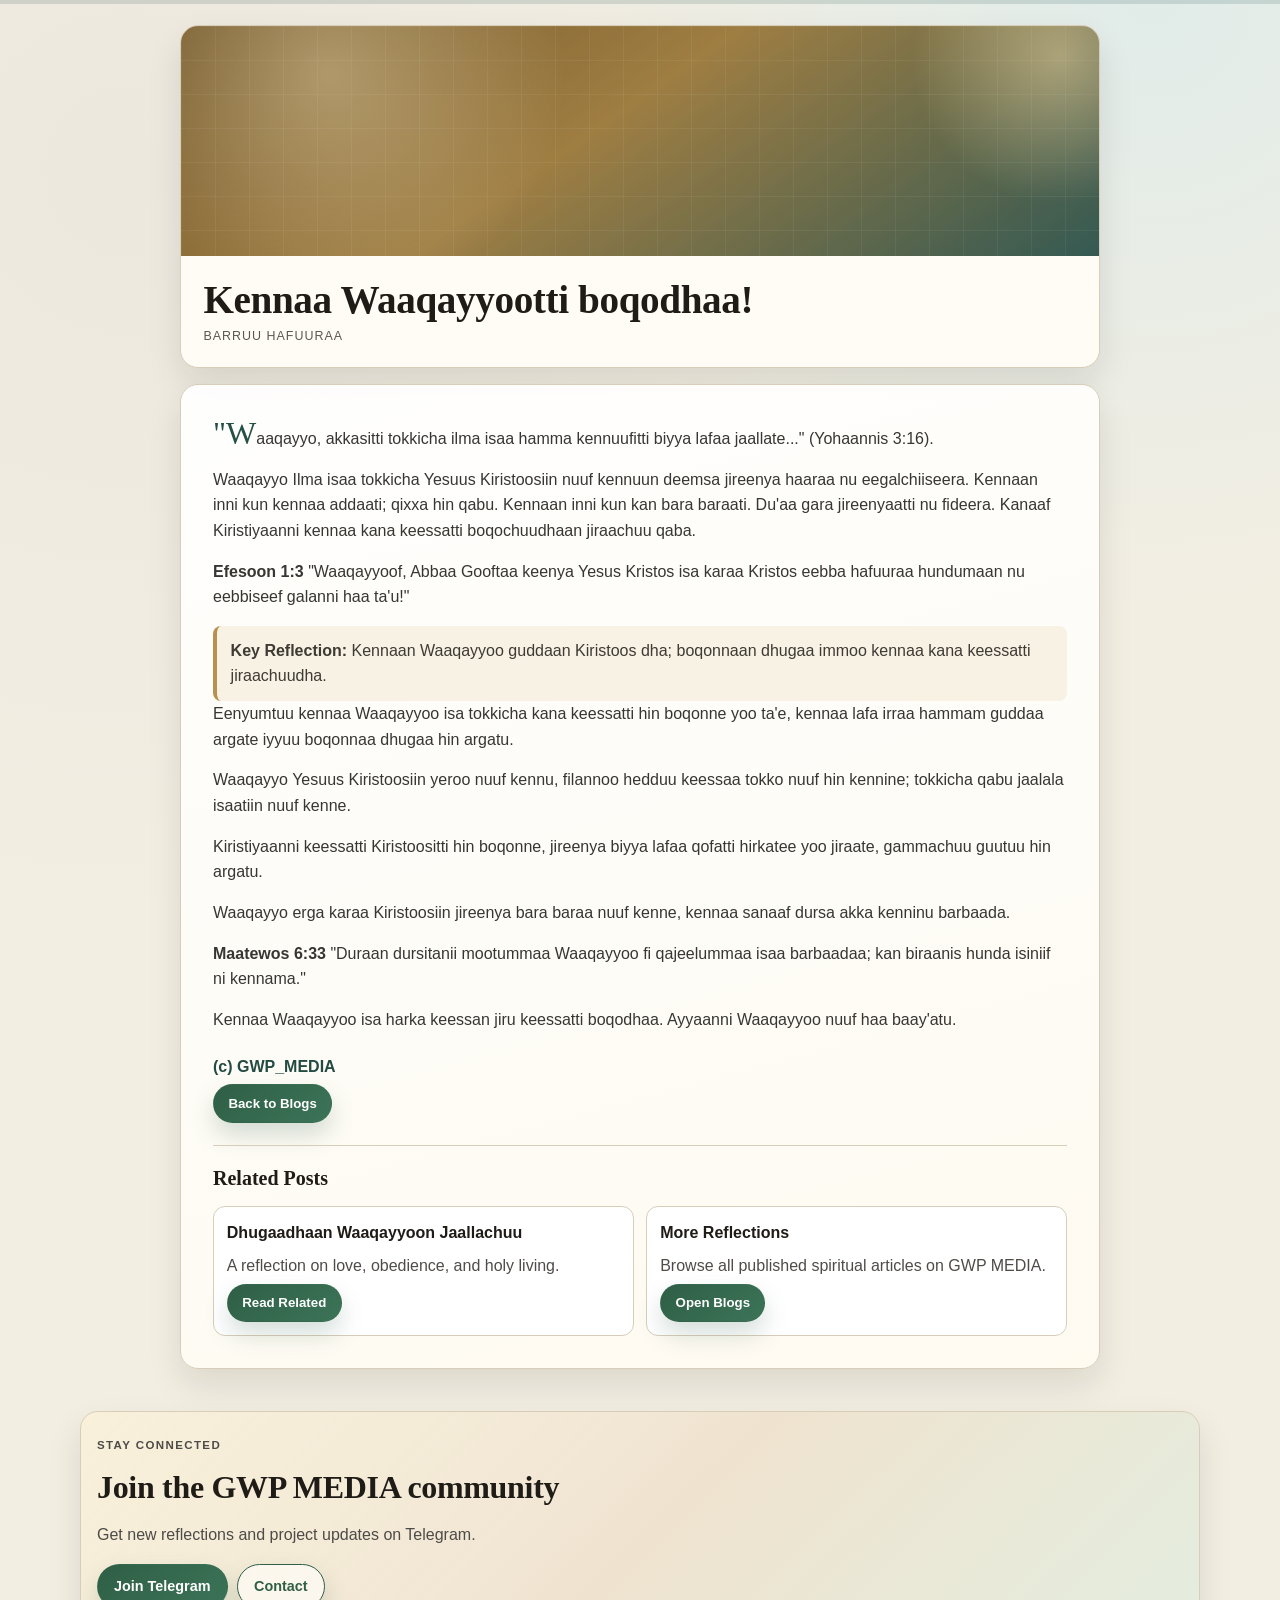
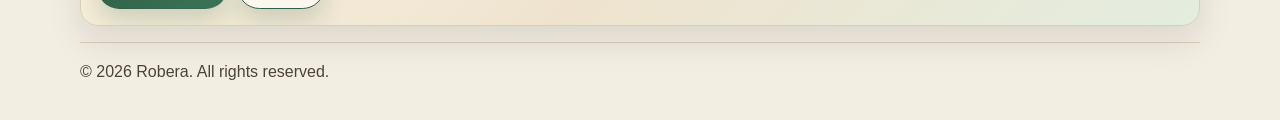
<file: post2.html>
﻿<!DOCTYPE html>
<html lang="en">
<head>
  <meta charset="UTF-8">
  <meta name="viewport" content="width=device-width, initial-scale=1">
  <meta name="description" content="Kennaa Waaqayyootti boqodhaa - spiritual reflection from GWP MEDIA.">
  <meta name="robots" content="index, follow">
  <link rel="canonical" href="https://www.example.com/post2.html">
  <meta property="og:type" content="article">
  <meta property="og:title" content="Kennaa Waaqayyootti boqodhaa!">
  <meta property="og:description" content="Spiritual article by GWP MEDIA on resting in God's gift.">
  <meta property="og:url" content="https://www.example.com/post2.html">
  <meta name="twitter:card" content="summary_large_image">
  <meta name="twitter:title" content="Kennaa Waaqayyootti boqodhaa!">
  <meta name="twitter:description" content="Spiritual article by GWP MEDIA on resting in God's gift.">
  <title>Kennaa Waaqayyootti boqodhaa!</title>
  <link rel="stylesheet" href="style.css">
  <link rel="icon" type="image/png" href="./GWP-MEDIA.png">
  <link rel="manifest" href="./site.webmanifest">
  <meta name="theme-color" content="#184b44">
  <meta property="og:image" content="https://www.example.com/GWP-MEDIA.png">
  <meta name="twitter:image" content="https://www.example.com/GWP-MEDIA.png">
  <script src="script.js" defer></script>
  <script type="application/ld+json">
  {
    "@context": "https://schema.org",
    "@type": "BlogPosting",
    "headline": "Kennaa Waaqayyootti boqodhaa!",
    "description": "Spiritual article by GWP MEDIA on resting in God's gift.",
    "author": {
      "@type": "Organization",
      "name": "GWP MEDIA"
    },
    "publisher": {
      "@type": "Organization",
      "name": "GWP MEDIA",
      "logo": {
        "@type": "ImageObject",
        "url": "https://www.example.com/GWP-MEDIA.png"
      }
    },
    "mainEntityOfPage": "https://www.example.com/post2.html",
    "image": "https://www.example.com/GWP-MEDIA.png"
  }
  </script>
</head>
<body class="blog-post-page post-two">
  <div class="reading-progress" aria-hidden="true"><span></span></div>
  <header class="post-header reveal">
    <div class="post-visual" aria-hidden="true"></div>
    <h1>Kennaa Waaqayyootti boqodhaa!</h1>
    <p class="post-meta">Barruu Hafuuraa</p>
  </header>

  <main class="post-content reveal">
    <p>"Waaqayyo, akkasitti tokkicha ilma isaa hamma kennuufitti biyya lafaa jaallate..." (Yohaannis 3:16).</p>

    <p>Waaqayyo Ilma isaa tokkicha Yesuus Kiristoosiin nuuf kennuun deemsa jireenya haaraa nu eegalchiiseera. Kennaan inni kun kennaa addaati; qixxa hin qabu. Kennaan inni kun kan bara baraati. Du'aa gara jireenyaatti nu fideera. Kanaaf Kiristiyaanni kennaa kana keessatti boqochuudhaan jiraachuu qaba.</p>

    <p><strong>Efesoon 1:3</strong> "Waaqayyoof, Abbaa Gooftaa keenya Yesus Kristos isa karaa Kristos eebba hafuuraa hundumaan nu eebbiseef galanni haa ta'u!"</p>

    <div class="post-note"><strong>Key Reflection:</strong> Kennaan Waaqayyoo guddaan Kiristoos dha; boqonnaan dhugaa immoo kennaa kana keessatti jiraachuudha.</div>

    <p>Eenyumtuu kennaa Waaqayyoo isa tokkicha kana keessatti hin boqonne yoo ta'e, kennaa lafa irraa hammam guddaa argate iyyuu boqonnaa dhugaa hin argatu.</p>

    <p>Waaqayyo Yesuus Kiristoosiin yeroo nuuf kennu, filannoo hedduu keessaa tokko nuuf hin kennine; tokkicha qabu jaalala isaatiin nuuf kenne.</p>

    <p>Kiristiyaanni keessatti Kiristoositti hin boqonne, jireenya biyya lafaa qofatti hirkatee yoo jiraate, gammachuu guutuu hin argatu.</p>

    <p>Waaqayyo erga karaa Kiristoosiin jireenya bara baraa nuuf kenne, kennaa sanaaf dursa akka kenninu barbaada.</p>

    <p><strong>Maatewos 6:33</strong> "Duraan dursitanii mootummaa Waaqayyoo fi qajeelummaa isaa barbaadaa; kan biraanis hunda isiniif ni kennama."</p>

    <p>Kennaa Waaqayyoo isa harka keessan jiru keessatti boqodhaa. Ayyaanni Waaqayyoo nuuf haa baay'atu.</p>

    <p class="post-signoff">(c) GWP_MEDIA</p>
    <a href="blogs.html" class="btn read-more">Back to Blogs</a>

    <section class="related-posts reveal" aria-labelledby="related-title">
      <h2 id="related-title">Related Posts</h2>
      <div class="related-grid">
        <article class="related-card">
          <h3>Dhugaadhaan Waaqayyoon Jaallachuu</h3>
          <p>A reflection on love, obedience, and holy living.</p>
          <a href="./post1.html" class="btn read-more">Read Related</a>
        </article>
        <article class="related-card">
          <h3>More Reflections</h3>
          <p>Browse all published spiritual articles on GWP MEDIA.</p>
          <a href="./blogs.html" class="btn read-more">Open Blogs</a>
        </article>
      </div>
    </section>
  </main>

  <section class="site-cta reveal" aria-labelledby="cta-title">
    <div class="site-cta-inner">
      <p class="section-tag">Stay Connected</p>
      <h2 id="cta-title">Join the GWP MEDIA community</h2>
      <p>Get new reflections and project updates on Telegram.</p>
      <div class="site-cta-actions">
        <a href="https://t.me/Gosp22" target="_blank" rel="noopener noreferrer" class="btn">Join Telegram</a>
        <a href="./contact.html" class="btn btn-outline">Contact</a>
      </div>
    </div>
  </section>
  <footer>
    <p>&copy; 2026 Robera. All rights reserved.</p>
  </footer>
</body>
</html>
</file>
<file: style.css>
﻿:root {
  --bg: #f3eee2;
  --surface: #fffcf5;
  --text: #1f1b17;
  --muted: #60574b;
  --line: #d8cdb9;
  --primary: #2f5f46;
  --primary-soft: #e6f0e8;
  --gold: #d5ab3b;
  --accent-red: #8f2f2f;
  --accent-earth: #8f6845;
  --shadow-soft: 0 10px 26px rgba(20, 18, 16, 0.08);
  --shadow-deep: 0 20px 52px rgba(20, 18, 16, 0.14);
}

* {
  box-sizing: border-box;
}

html,
body {
  margin: 0;
  padding: 0;
}

body {
  font-family: "Manrope", "Segoe UI", sans-serif;
  color: var(--text);
  line-height: 1.6;
  background:
    repeating-linear-gradient(
      45deg,
      rgba(143, 104, 69, 0.04) 0 10px,
      rgba(255, 255, 255, 0) 10px 20px
    ),
    radial-gradient(circle at 8% 10%, #ebe2cf 0%, transparent 40%),
    radial-gradient(circle at 90% 0%, #e3ecd9 0%, transparent 30%),
    var(--bg);
}

.skip-link {
  position: absolute;
  left: -9999px;
  top: auto;
  width: 1px;
  height: 1px;
  overflow: hidden;
}

.skip-link:focus {
  left: 1rem;
  top: 1rem;
  width: auto;
  height: auto;
  padding: 0.55rem 0.8rem;
  border-radius: 10px;
  color: #fff;
  background: #1f564e;
  z-index: 2000;
}

img {
  max-width: 100%;
  display: block;
}

.site-header,
.section,
footer {
  width: min(1120px, 92vw);
  margin: 0 auto;
}

.site-header {
  padding: 1.2rem 0 0;
}

.navbar {
  display: flex;
  justify-content: space-between;
  align-items: center;
  gap: 1rem;
  border-bottom: 1px solid var(--line);
  padding-bottom: 0.95rem;
}

.brand {
  display: inline-flex;
  align-items: center;
  gap: 0.65rem;
  text-decoration: none;
}

.site-logo {
  width: 42px;
  height: 42px;
  border-radius: 9px;
  object-fit: cover;
  box-shadow: var(--shadow-soft);
}

.logo-text {
  font-family: "Fraunces", serif;
  font-weight: 700;
  font-size: 1.15rem;
  letter-spacing: 0.05em;
  color: var(--text);
}

.nav-links {
  list-style: none;
  display: flex;
  flex-wrap: wrap;
  gap: 1rem;
  margin: 0;
  padding: 0;
}

.nav-links a {
  color: var(--muted);
  text-decoration: none;
  font-weight: 600;
  padding-bottom: 0.2rem;
}

.nav-links a.active,
.nav-links a:hover {
  color: var(--text);
  border-bottom: 2px solid var(--gold);
}

.hero {
  margin-top: 1.8rem;
  display: grid;
  grid-template-columns: 1.15fr 0.85fr;
  gap: 1.4rem;
  border: 1px solid var(--line);
  border-radius: 24px;
  overflow: hidden;
  background:
    linear-gradient(135deg, rgba(213, 171, 59, 0.12) 0%, transparent 40%),
    linear-gradient(126deg, #fffcf5 0%, #f1e7d7 54%, #ecefdf 100%);
  box-shadow: var(--shadow-soft);
}

.hero-copy {
  padding: 2.3rem clamp(1.1rem, 4vw, 3rem);
}

.hero-kicker {
  text-transform: uppercase;
  letter-spacing: 0.12em;
  font-size: 0.76rem;
  margin: 0;
  color: var(--muted);
}

.hero h1 {
  font-family: "Fraunces", serif;
  margin: 0.65rem 0 0;
  font-size: clamp(2rem, 4.4vw, 3.4rem);
  line-height: 1.08;
}

.hero-lead {
  margin-top: 0.95rem;
  color: #3f3d3a;
  max-width: 58ch;
}

.hero-metrics {
  margin-top: 1.2rem;
  display: grid;
  grid-template-columns: repeat(3, minmax(0, 1fr));
  gap: 0.6rem;
}

.metric {
  background: #fffaf0;
  border: 1px solid #e1d5c0;
  border-radius: 12px;
  padding: 0.75rem;
}

.metric strong {
  display: block;
  font-size: 0.93rem;
  color: #2e2c29;
}

.metric span {
  font-size: 0.79rem;
  color: #66635f;
}

.hero-actions {
  margin-top: 1.2rem;
  display: flex;
  gap: 0.7rem;
  flex-wrap: wrap;
}

.social-links-wrap {
  margin-top: 1rem;
}

.social-title {
  margin: 0 0 0.55rem;
  font-size: 0.8rem;
  text-transform: uppercase;
  letter-spacing: 0.08em;
  color: #5d5348;
  font-weight: 700;
}

.social-links {
  display: flex;
  flex-wrap: wrap;
  gap: 0.58rem;
}

.social-link {
  display: inline-flex;
  align-items: center;
  gap: 0.45rem;
  text-decoration: none;
  border: 1px solid #d8ccb8;
  border-radius: 999px;
  padding: 0.46rem 0.78rem;
  color: #2f2a24;
  background:
    linear-gradient(150deg, rgba(255, 255, 255, 0.82), rgba(250, 243, 231, 0.9));
  box-shadow: 0 6px 15px rgba(25, 21, 16, 0.08);
  transition: transform 0.2s ease, box-shadow 0.2s ease, border-color 0.2s ease;
}

.social-link svg {
  width: 16px;
  height: 16px;
  display: block;
  fill: currentColor;
}

.social-link span {
  font-size: 0.82rem;
  font-weight: 700;
}

.social-link:hover {
  transform: translateY(-2px);
  border-color: #bea374;
  box-shadow: 0 10px 20px rgba(25, 21, 16, 0.12);
}

.social-link:focus-visible {
  outline: 2px solid #1f564e;
  outline-offset: 2px;
}

.social-telegram {
  color: #1d6f93;
}

.social-youtube {
  color: #a02323;
}

.social-facebook {
  color: #234f9b;
}

.social-instagram {
  color: #9b2f5a;
}

.social-tiktok {
  color: #252525;
}

.btn {
  display: inline-block;
  text-decoration: none;
  border: 1px solid transparent;
  background: linear-gradient(140deg, var(--primary) 0%, #3c7458 100%);
  color: #fff;
  border-radius: 999px;
  padding: 0.64rem 1rem;
  font-weight: 700;
  font-size: 0.9rem;
  transition: transform 0.25s ease, box-shadow 0.25s ease, background-color 0.25s ease;
}

.btn:hover {
  transform: translateY(-2px);
  box-shadow: 0 10px 20px rgba(47, 95, 70, 0.24);
}

.btn-outline {
  background: transparent;
  color: var(--primary);
  border-color: var(--primary);
}

.hero-graphic {
  position: relative;
  min-height: 360px;
  overflow: hidden;
  isolation: isolate;
  background:
    repeating-linear-gradient(
      -45deg,
      rgba(255, 255, 255, 0.06) 0 14px,
      rgba(255, 255, 255, 0) 14px 28px
    ),
    radial-gradient(circle at 14% 20%, rgba(255, 224, 150, 0.3) 0%, transparent 28%),
    radial-gradient(circle at 90% 82%, rgba(157, 204, 170, 0.28) 0%, transparent 34%),
    linear-gradient(160deg, #1f3f2c 0%, #3f2f20 45%, #214f3a 100%);
}

.hero-graphic::before,
.hero-graphic::after {
  content: "";
  position: absolute;
  inset: 0;
  pointer-events: none;
}

.hero-graphic::before {
  background: linear-gradient(112deg, transparent 30%, rgba(255, 255, 255, 0.08) 50%, transparent 67%);
  transform: translateX(-130%);
  animation: lightSweep 9s ease-in-out infinite;
  mix-blend-mode: screen;
}

.hero-graphic::after {
  background:
    radial-gradient(circle at center, transparent 0 58%, rgba(255, 255, 255, 0.18) 58.5%, transparent 60.5%),
    radial-gradient(circle at center, transparent 0 68%, rgba(255, 255, 255, 0.08) 68.5%, transparent 70%);
  opacity: 0.35;
}

.graphic-grid,
.graphic-beam,
.graphic-orbit {
  position: absolute;
  pointer-events: none;
}

.graphic-grid {
  inset: 0;
  background:
    linear-gradient(to right, rgba(255, 255, 255, 0.08) 1px, transparent 1px),
    linear-gradient(to bottom, rgba(255, 255, 255, 0.08) 1px, transparent 1px);
  background-size: 36px 36px;
  mask-image: radial-gradient(circle at center, black 22%, transparent 78%);
  opacity: 0.22;
}

.graphic-beam {
  width: 360px;
  height: 360px;
  right: -120px;
  top: -110px;
  border-radius: 50%;
  background: conic-gradient(from 90deg, transparent 0 35%, rgba(245, 218, 168, 0.75) 44%, transparent 54%);
  filter: blur(10px);
  opacity: 0.72;
  animation: beamRotate 20s linear infinite;
}

.graphic-glow {
  position: absolute;
  border-radius: 50%;
  filter: blur(14px);
  z-index: 1;
}

.graphic-glow-a {
  width: 280px;
  height: 280px;
  top: -70px;
  right: -70px;
  background: rgba(255, 212, 135, 0.48);
  animation: driftSlow 10s ease-in-out infinite;
}

.graphic-glow-b {
  width: 250px;
  height: 250px;
  bottom: -90px;
  left: -85px;
  background: rgba(176, 255, 236, 0.33);
  animation: driftSlow 12s ease-in-out infinite reverse;
}

.graphic-circle {
  position: absolute;
  border-radius: 50%;
  border: 1px solid rgba(255, 255, 255, 0.58);
  z-index: 2;
}

.graphic-circle-a {
  width: 280px;
  height: 280px;
  right: -90px;
  top: 60px;
  animation: spinPulse 20s linear infinite;
}

.graphic-circle-b {
  width: 170px;
  height: 170px;
  left: 26px;
  top: 22px;
  animation: spinPulse 15s linear infinite reverse;
}

.graphic-orbit {
  width: 220px;
  height: 220px;
  border: 1px dashed rgba(255, 255, 255, 0.45);
  border-radius: 50%;
  right: 40px;
  top: 26px;
  opacity: 0.88;
  z-index: 2;
  animation: spinPulse 26s linear infinite reverse;
}

.graphic-card {
  position: absolute;
  left: 42px;
  bottom: 34px;
  width: min(82%, 320px);
  padding: 1rem;
  border-radius: 14px;
  border: 1px solid rgba(255, 255, 255, 0.42);
  background: rgba(255, 255, 255, 0.15);
  color: #f8f7f2;
  backdrop-filter: blur(8px);
  box-shadow: var(--shadow-deep);
  z-index: 4;
  animation: floatCard 7s ease-in-out infinite;
}

.graphic-card p {
  margin: 0;
  letter-spacing: 0.07em;
  font-size: 0.74rem;
  text-transform: uppercase;
  color: #ebe8df;
}

.graphic-card strong {
  display: block;
  margin-top: 0.48rem;
  font-family: "Fraunces", serif;
  font-size: 1.23rem;
}

.graphic-card small {
  display: block;
  margin-top: 0.34rem;
  opacity: 0.9;
}

.section {
  padding: 3.4rem 0;
}

.credibility-strip {
  margin-top: 1rem;
  display: grid;
  grid-template-columns: repeat(3, minmax(0, 1fr));
  gap: 0.75rem;
}

.cred-item {
  border: 1px solid var(--line);
  border-radius: 14px;
  padding: 0.9rem;
  background:
    linear-gradient(155deg, rgba(255, 255, 255, 0.92) 0%, rgba(252, 246, 236, 0.92) 100%);
  box-shadow: var(--shadow-soft);
}

.cred-item h2 {
  margin: 0;
  font-family: "Fraunces", serif;
  font-size: 1.02rem;
}

.cred-item p {
  margin: 0.45rem 0 0;
  color: #4f4a43;
  font-size: 0.92rem;
}

.section-head {
  margin-bottom: 1.2rem;
}

.section-tag {
  margin: 0;
  text-transform: uppercase;
  letter-spacing: 0.12em;
  font-size: 0.72rem;
  color: var(--muted);
}

.section-head h1,
.section-head h2 {
  margin: 0.5rem 0 0;
  font-size: clamp(1.65rem, 4vw, 2.35rem);
  font-family: "Fraunces", serif;
}

.cards {
  display: grid;
  grid-template-columns: repeat(3, minmax(0, 1fr));
  gap: 0.95rem;
}

.card {
  border: 1px solid var(--line);
  border-radius: 14px;
  padding: 1rem;
  background: var(--surface);
  box-shadow: var(--shadow-soft);
  transition: transform 0.25s ease, box-shadow 0.25s ease;
}

.card h3 {
  margin: 0;
  font-size: 1.05rem;
}

.card:hover {
  transform: translateY(-4px);
  box-shadow: 0 16px 30px rgba(20, 18, 16, 0.12);
}

.card p {
  margin: 0.58rem 0 0;
  color: #4d4b48;
}

.read-more {
  margin-top: 0.32rem;
  font-size: 0.83rem;
  padding: 0.48rem 0.9rem;
}

.about-copy {
  font-size: 1.03rem;
  max-width: 70ch;
  color: #3f3d3a;
}

.blog-container {
  display: grid;
  gap: 1rem;
}

.blog-post {
  display: grid;
  grid-template-columns: 220px 1fr;
  gap: 1rem;
  border: 1px solid var(--line);
  border-radius: 18px;
  background: var(--surface);
  padding: 0.95rem;
  box-shadow: var(--shadow-soft);
  position: relative;
  overflow: hidden;
  transition: transform 0.25s ease, box-shadow 0.25s ease;
}

.blog-post:hover {
  transform: translateY(-5px);
  box-shadow: 0 18px 32px rgba(20, 18, 16, 0.14);
}

.blog-post::before {
  content: "";
  position: absolute;
  left: 0;
  top: 18px;
  bottom: 18px;
  width: 4px;
  border-radius: 999px;
  background: linear-gradient(180deg, var(--gold) 0%, var(--accent-red) 48%, var(--primary) 100%);
}

.post-thumb {
  position: relative;
  border-radius: 10px;
  min-height: 150px;
  overflow: hidden;
  border: 1px solid rgba(255, 255, 255, 0.35);
  box-shadow: inset 0 0 0 1px rgba(255, 255, 255, 0.16);
}

.thumb-one {
  background:
    radial-gradient(circle at 76% 18%, rgba(255, 221, 134, 0.42) 0%, transparent 30%),
    radial-gradient(circle at 24% 82%, rgba(180, 212, 170, 0.28) 0%, transparent 35%),
    linear-gradient(138deg, #29553e 0%, #6e4d2e 48%, #3f7157 100%);
}

.thumb-two {
  background:
    radial-gradient(circle at 18% 16%, rgba(255, 238, 186, 0.45) 0%, transparent 30%),
    radial-gradient(circle at 86% 85%, rgba(176, 212, 188, 0.24) 0%, transparent 34%),
    linear-gradient(140deg, #7f462f 0%, #b7893a 45%, #2d6049 100%);
}

.post-thumb::before,
.post-thumb::after {
  content: "";
  position: absolute;
  pointer-events: none;
}

.post-thumb::before {
  inset: 0;
  background:
    linear-gradient(to right, rgba(255, 255, 255, 0.14) 1px, transparent 1px),
    linear-gradient(to bottom, rgba(255, 255, 255, 0.14) 1px, transparent 1px);
  background-size: 26px 26px;
  mix-blend-mode: soft-light;
  opacity: 0.45;
}

.post-thumb::after {
  left: 10px;
  right: 10px;
  bottom: 10px;
  content: attr(data-label);
  font-size: 0.68rem;
  letter-spacing: 0.08em;
  text-transform: uppercase;
  color: #fcfbf7;
  background: rgba(24, 25, 24, 0.34);
  border: 1px solid rgba(255, 255, 255, 0.35);
  border-radius: 999px;
  padding: 0.3rem 0.55rem;
  width: fit-content;
  backdrop-filter: blur(2px);
}

.post-content-wrap h3 {
  margin: 0;
  font-size: 1.2rem;
  line-height: 1.25;
}

.post-content-wrap p {
  margin: 0.55rem 0 0;
  color: #4d4b48;
  max-width: 66ch;
}

.post-content-wrap .read-more {
  margin-top: 0.8rem;
}

.blog-tools {
  display: flex;
  justify-content: space-between;
  align-items: center;
  gap: 0.8rem;
  flex-wrap: wrap;
  margin-bottom: 1rem;
}

.blog-tools input[type="search"] {
  width: min(360px, 100%);
  border: 1px solid #c9c2b6;
  border-radius: 999px;
  padding: 0.62rem 0.9rem;
  font: inherit;
  background: #fffdfa;
}

.blog-filters {
  display: flex;
  flex-wrap: wrap;
  gap: 0.45rem;
}

.filter-chip {
  border: 1px solid #cfc5b6;
  border-radius: 999px;
  padding: 0.36rem 0.72rem;
  font-size: 0.74rem;
  color: #4f4c48;
  background: #faf6ef;
  cursor: pointer;
}

.filter-chip.is-active {
  color: #fff;
  border-color: #1f564e;
  background: #1f564e;
}

.project-hero {
  margin-top: 1.2rem;
  display: grid;
  grid-template-columns: 1.1fr 0.9fr;
  gap: 1rem;
  border: 1px solid var(--line);
  border-radius: 18px;
  overflow: hidden;
  background:
    linear-gradient(145deg, rgba(213, 171, 59, 0.12) 0%, transparent 40%),
    linear-gradient(142deg, #fef9ef 0%, #f1e5d1 50%, #e5eddf 100%);
  box-shadow: var(--shadow-soft);
}

.project-hero-copy {
  padding: clamp(1rem, 3vw, 1.8rem);
}

.project-hero-copy h1 {
  margin: 0.45rem 0 0;
  font-family: "Fraunces", serif;
  font-size: clamp(1.8rem, 4vw, 2.6rem);
  line-height: 1.1;
}

.project-hero-copy p {
  margin: 0.8rem 0 0;
  max-width: 54ch;
  color: #46433f;
}

.project-hero-art {
  position: relative;
  min-height: 250px;
  background:
    repeating-linear-gradient(
      35deg,
      rgba(255, 255, 255, 0.06) 0 12px,
      rgba(255, 255, 255, 0) 12px 24px
    ),
    radial-gradient(circle at 20% 22%, rgba(255, 224, 148, 0.28) 0%, transparent 30%),
    linear-gradient(152deg, #2f4f36 0%, #654a2e 52%, #2d6b4e 100%);
  overflow: hidden;
}

.project-art-ring {
  position: absolute;
  width: 240px;
  height: 240px;
  border-radius: 50%;
  border: 1px solid rgba(255, 255, 255, 0.6);
  right: -70px;
  top: 20px;
}

.project-art-glow {
  position: absolute;
  width: 220px;
  height: 220px;
  border-radius: 50%;
  left: -70px;
  bottom: -80px;
  background: rgba(185, 255, 236, 0.35);
  filter: blur(10px);
}

.project-art-card {
  position: absolute;
  left: 24px;
  bottom: 22px;
  border: 1px solid rgba(255, 255, 255, 0.42);
  border-radius: 12px;
  background: rgba(255, 255, 255, 0.14);
  backdrop-filter: blur(4px);
  color: #f8f7f2;
  padding: 0.75rem 0.85rem;
}

.project-art-card p {
  margin: 0;
  text-transform: uppercase;
  letter-spacing: 0.07em;
  font-size: 0.68rem;
}

.project-art-card strong {
  display: block;
  margin-top: 0.3rem;
  font-family: "Fraunces", serif;
}

.projects-section {
  padding-top: 0.6rem;
}

.project-card {
  border: 1px solid var(--line);
  border-radius: 16px;
  background:
    linear-gradient(#fefbf4, #fefbf4) padding-box,
    linear-gradient(135deg, rgba(213, 171, 59, 0.45) 0%, rgba(143, 47, 47, 0.26) 52%, rgba(47, 95, 70, 0.42) 100%) border-box;
  padding: 0.95rem;
  box-shadow: 0 12px 26px rgba(20, 18, 16, 0.08);
}

.project-panel {
  max-width: 620px;
  margin: 0 auto 0.8rem;
  text-align: center;
}

.project-panel h2 {
  margin: 0;
  font-size: clamp(1.2rem, 2.8vw, 1.6rem);
  font-family: "Fraunces", serif;
}

.project-panel p {
  margin: 0.35rem 0 0;
  color: #4d4942;
}

.featured-poster-wrap {
  display: grid;
  place-items: center;
  margin-bottom: 0.7rem;
}

.featured-poster {
  max-width: 205px;
}

.project-toolbar {
  display: flex;
  justify-content: space-between;
  align-items: center;
  gap: 0.8rem;
  flex-wrap: wrap;
}

.project-toolbar p {
  margin: 0;
  color: #3f3c37;
  font-weight: 600;
  letter-spacing: 0.03em;
  text-transform: uppercase;
  font-size: 0.74rem;
}

.project-chips {
  display: inline-flex;
  flex-wrap: wrap;
  gap: 0.45rem;
}

.project-chip {
  border: 1px solid #d3c8b8;
  border-radius: 999px;
  padding: 0.25rem 0.58rem;
  font-size: 0.69rem;
  color: #545049;
  background: #f7f2e9;
  letter-spacing: 0.04em;
  text-transform: uppercase;
}

.poster-grid {
  margin-top: 0.2rem;
  display: grid;
  grid-template-columns: repeat(auto-fit, minmax(120px, 1fr));
  gap: 0.75rem;
  max-width: 860px;
  margin-left: auto;
  margin-right: auto;
  justify-items: center;
}

.compact-gallery {
  max-width: 760px;
}

.compact-gallery {
  display: flex;
  flex-wrap: nowrap;
  gap: 0.75rem;
  overflow-x: auto;
  overflow-y: hidden;
  scroll-snap-type: x mandatory;
  scrollbar-width: thin;
  scrollbar-color: #ad9f89 transparent;
  padding: 0.25rem 0.1rem;
}

.compact-gallery .poster-item {
  flex: 0 0 140px;
  scroll-snap-align: center;
}

.poster-item {
  position: relative;
  margin: 0;
  width: 100%;
  max-width: 140px;
  margin-inline: auto;
  border: 1px solid #ddd4c7;
  border-radius: 6px;
  overflow: hidden;
  background: #fffdfa;
  box-shadow: 0 4px 10px rgba(20, 18, 16, 0.05);
  transition: transform 0.25s ease, box-shadow 0.25s ease;
}

.poster-item::after {
  content: "";
  position: absolute;
  inset: 0;
  border: 1px solid rgba(255, 255, 255, 0.2);
  pointer-events: none;
}

.poster-item:hover {
  transform: translateY(-3px);
  box-shadow: 0 8px 16px rgba(20, 18, 16, 0.08);
}

.poster-item img {
  width: 100%;
  height: auto;
  aspect-ratio: auto;
  object-fit: contain;
  background: #eee8dc;
  filter: saturate(96%) contrast(101%);
  transition: transform 0.32s ease;
}

.poster-item:hover img {
  transform: scale(1.015);
}

.lightbox {
  position: fixed;
  inset: 0;
  display: none;
  place-items: center;
  background: rgba(10, 10, 10, 0.85);
  z-index: 1000;
  padding: 1rem;
}

.lightbox.is-open {
  display: grid;
}

.lightbox-image {
  max-width: min(860px, 92vw);
  max-height: 84vh;
  border-radius: 12px;
  border: 1px solid rgba(255, 255, 255, 0.2);
  box-shadow: 0 24px 50px rgba(0, 0, 0, 0.45);
}

.lightbox-close {
  position: absolute;
  top: 16px;
  right: 16px;
  border: 1px solid rgba(255, 255, 255, 0.35);
  border-radius: 999px;
  background: rgba(20, 20, 20, 0.6);
  color: #fff;
  padding: 0.45rem 0.75rem;
  cursor: pointer;
}

.lightbox-nav {
  position: absolute;
  top: 50%;
  transform: translateY(-50%);
  width: 42px;
  height: 42px;
  border: 1px solid rgba(255, 255, 255, 0.35);
  border-radius: 999px;
  background: rgba(20, 20, 20, 0.55);
  color: #fff;
  font-size: 1.6rem;
  line-height: 1;
  cursor: pointer;
}

.lightbox-prev {
  left: 14px;
}

.lightbox-next {
  right: 14px;
}

.no-scroll {
  overflow: hidden;
}

.contact-card {
  width: min(700px, 100%);
  background: var(--surface);
  border: 1px solid var(--line);
  border-radius: 14px;
  box-shadow: var(--shadow-soft);
  padding: 1rem;
}

.contact-form {
  display: grid;
  gap: 0.7rem;
}

.contact-form input,
.contact-form textarea {
  width: 100%;
  border: 1px solid #c9c2b6;
  border-radius: 10px;
  padding: 0.72rem;
  font: inherit;
  background: #fffdfa;
}

.contact-form textarea {
  min-height: 140px;
  resize: vertical;
}

.form-btn {
  width: fit-content;
}

.telegram-container {
  background: var(--surface);
  border: 1px solid var(--line);
  border-radius: 14px;
  padding: 1.2rem;
  box-shadow: var(--shadow-soft);
}

.telegram-actions {
  display: flex;
  gap: 0.8rem;
  flex-wrap: wrap;
  margin-top: 1rem;
}

.telegram-btn {
  display: inline-flex;
  align-items: center;
  gap: 0.55rem;
  text-decoration: none;
  color: #0d2f2a;
  background: var(--primary-soft);
  border: 1px solid #bcd4ce;
  border-radius: 999px;
  padding: 0.6rem 0.95rem;
  font-weight: 700;
}

.icon-animation img {
  width: 18px;
  height: 18px;
}

/* Article pages */
.blog-post-page {
  background:
    radial-gradient(circle at 10% 10%, #ece8de 0%, transparent 38%),
    radial-gradient(circle at 90% 0%, #e1ece9 0%, transparent 30%),
    var(--bg);
}

.post-header,
.post-content {
  width: min(920px, 92vw);
  margin: 0 auto;
}

.post-header {
  margin-top: 1.3rem;
  border: 1px solid var(--line);
  border-radius: 20px;
  overflow: hidden;
  background: var(--surface);
  box-shadow: var(--shadow-soft);
}

.post-visual {
  min-height: 230px;
  position: relative;
}

.post-visual::before,
.post-visual::after {
  content: "";
  position: absolute;
  pointer-events: none;
}

.post-visual::before {
  inset: 0;
  background:
    linear-gradient(to right, rgba(255, 255, 255, 0.12) 1px, transparent 1px),
    linear-gradient(to bottom, rgba(255, 255, 255, 0.12) 1px, transparent 1px);
  background-size: 34px 34px;
  opacity: 0.45;
}

.post-visual::after {
  width: 320px;
  height: 320px;
  right: -120px;
  top: -130px;
  border-radius: 50%;
  background: radial-gradient(circle, rgba(255, 230, 178, 0.45) 0%, transparent 65%);
}

.post-one .post-visual {
  background:
    radial-gradient(circle at 18% 18%, rgba(255, 231, 190, 0.33) 0%, transparent 28%),
    linear-gradient(145deg, #244c45 0%, #3a6f66 50%, #8f9f90 100%);
}

.post-two .post-visual {
  background:
    radial-gradient(circle at 16% 20%, rgba(255, 243, 208, 0.36) 0%, transparent 30%),
    linear-gradient(145deg, #735729 0%, #9f7e43 45%, #355a53 100%);
}

.post-header h1 {
  margin: 0;
  padding: 1.35rem 1.4rem 0.25rem;
  font-family: "Fraunces", serif;
  font-size: clamp(1.6rem, 3.7vw, 2.45rem);
  line-height: 1.16;
}

.post-meta {
  margin: 0;
  padding: 0 1.4rem 1.25rem;
  color: #5b5854;
  text-transform: uppercase;
  letter-spacing: 0.08em;
  font-size: 0.78rem;
}

.post-content {
  margin-top: 1rem;
  margin-bottom: 2.6rem;
  border: 1px solid var(--line);
  border-radius: 18px;
  background: #fffdf9;
  box-shadow: var(--shadow-soft);
  padding: clamp(1rem, 3vw, 2rem);
}

.post-content p {
  margin: 0;
  color: #383633;
}

.post-content p + p {
  margin-top: 0.95rem;
}

.post-content p:first-child::first-letter {
  font-size: 2rem;
  font-family: "Fraunces", serif;
  color: #264f47;
  line-height: 1;
}

.post-note {
  margin-top: 1rem;
  border-left: 4px solid #b6914f;
  background: #f8f2e5;
  border-radius: 8px;
  padding: 0.75rem 0.85rem;
  color: #3e3a34;
}

.post-signoff {
  margin-top: 1.3rem !important;
  font-weight: 700;
  color: #234a43 !important;
}

.reading-progress {
  position: sticky;
  top: 0;
  z-index: 1200;
  height: 4px;
  background: rgba(24, 75, 68, 0.15);
}

.reading-progress span {
  display: block;
  width: 100%;
  height: 100%;
  background: linear-gradient(90deg, #1a4f47 0%, #c9a252 100%);
  transform-origin: left center;
  transform: scaleX(0);
}

.related-posts {
  margin-top: 1.4rem;
  border-top: 1px solid var(--line);
  padding-top: 1rem;
}

.related-posts h2 {
  margin: 0;
  font-size: 1.25rem;
  font-family: "Fraunces", serif;
}

.related-grid {
  margin-top: 0.75rem;
  display: grid;
  grid-template-columns: 1fr 1fr;
  gap: 0.8rem;
}

.related-card {
  border: 1px solid var(--line);
  border-radius: 12px;
  background: #fff;
  padding: 0.8rem;
}

.related-card h3 {
  margin: 0;
  font-size: 1rem;
}

.related-card p {
  margin-top: 0.45rem;
  color: #4f4c48;
}

.site-cta {
  width: min(1120px, 92vw);
  margin: 0 auto 1rem;
}

.site-cta-inner {
  border: 1px solid var(--line);
  border-radius: 16px;
  padding: 1rem;
  background:
    linear-gradient(135deg, rgba(213, 171, 59, 0.1) 0%, transparent 42%),
    linear-gradient(136deg, #fdf8ec 0%, #efe3cf 52%, #e4eddf 100%);
  box-shadow: var(--shadow-soft);
}

.site-cta-inner h2 {
  margin: 0.45rem 0 0;
  font-family: "Fraunces", serif;
  font-size: clamp(1.3rem, 3vw, 2rem);
}

.site-cta-inner p {
  margin-top: 0.55rem;
  color: #4d4b48;
}

.site-cta-actions {
  margin-top: 0.8rem;
  display: flex;
  gap: 0.6rem;
  flex-wrap: wrap;
}

.reveal {
  opacity: 1;
  transform: none;
}

.js-reveal .reveal {
  opacity: 0;
  transform: translateY(14px);
  transition: opacity 0.55s ease, transform 0.55s ease;
}

.js-reveal .reveal.is-visible {
  opacity: 1;
  transform: translateY(0);
}

footer {
  border-top: 1px solid var(--line);
  padding: 1rem 0 2.2rem;
  color: #4c4439;
}

footer p {
  margin: 0;
}

.footer-grid {
  display: grid;
  grid-template-columns: repeat(3, minmax(0, 1fr));
  gap: 0.8rem;
  margin-bottom: 0.85rem;
}

.footer-brand {
  font-family: "Fraunces", serif;
  font-weight: 700;
  letter-spacing: 0.04em;
}

.footer-copy {
  color: #5d5549;
}

.footer-title {
  font-size: 0.78rem;
  text-transform: uppercase;
  letter-spacing: 0.1em;
  color: #6c6457;
  font-weight: 700;
}

.footer-links {
  margin-top: 0.28rem;
  display: flex;
  flex-wrap: wrap;
  gap: 0.42rem 0.55rem;
}

.footer-links a {
  text-decoration: none;
  color: #37453f;
  font-weight: 600;
}

.footer-links a:hover {
  color: #204d46;
  text-decoration: underline;
}

@keyframes driftSlow {
  0%,
  100% {
    transform: translate(0, 0) scale(1);
  }
  50% {
    transform: translate(10px, -8px) scale(1.04);
  }
}

@keyframes lightSweep {
  0%,
  12% {
    transform: translateX(-130%);
    opacity: 0;
  }
  20% {
    opacity: 1;
  }
  50% {
    transform: translateX(130%);
    opacity: 0.8;
  }
  100% {
    transform: translateX(130%);
    opacity: 0;
  }
}

@keyframes beamRotate {
  from {
    transform: rotate(0deg);
  }
  to {
    transform: rotate(360deg);
  }
}

@keyframes spinPulse {
  0% {
    transform: rotate(0deg) scale(1);
    opacity: 0.65;
  }
  50% {
    transform: rotate(180deg) scale(1.03);
    opacity: 0.85;
  }
  100% {
    transform: rotate(360deg) scale(1);
    opacity: 0.65;
  }
}

@keyframes floatCard {
  0%,
  100% {
    transform: translateY(0);
  }
  50% {
    transform: translateY(-8px);
  }
}

@media (prefers-reduced-motion: reduce) {
  *,
  *::before,
  *::after {
    animation-duration: 0.01ms !important;
    animation-iteration-count: 1 !important;
    transition-duration: 0.01ms !important;
    scroll-behavior: auto !important;
  }
}

@media (max-width: 980px) {
  .hero {
    grid-template-columns: 1fr;
  }

  .project-hero {
    grid-template-columns: 1fr;
  }

  .hero-graphic {
    min-height: 280px;
  }

  .project-hero-art {
    min-height: 200px;
  }

  .graphic-grid {
    opacity: 0.16;
  }

  .graphic-orbit {
    right: 20px;
    top: 16px;
    width: 180px;
    height: 180px;
  }

  .cards {
    grid-template-columns: repeat(2, minmax(0, 1fr));
  }

  .credibility-strip {
    grid-template-columns: 1fr;
  }
}

@media (max-width: 700px) {
  .navbar {
    flex-direction: column;
    align-items: flex-start;
  }

  .hero-metrics {
    grid-template-columns: 1fr;
  }

  .social-links {
    gap: 0.45rem;
  }

  .social-link {
    padding: 0.42rem 0.68rem;
  }

  .cards {
    grid-template-columns: 1fr;
  }

  .blog-post {
    grid-template-columns: 1fr;
  }

  .post-thumb {
    min-height: 170px;
  }

  .post-visual {
    min-height: 170px;
  }

  .post-header h1 {
    padding: 1rem 1rem 0.2rem;
  }

  .post-meta {
    padding: 0 1rem 1rem;
  }

  .poster-grid {
    grid-template-columns: repeat(2, minmax(0, 1fr));
    gap: 0.55rem;
  }

  .compact-gallery .poster-item {
    flex-basis: 132px;
  }

  .featured-poster {
    max-width: 175px;
  }

  .project-toolbar {
    flex-direction: column;
    align-items: flex-start;
  }

  .related-grid {
    grid-template-columns: 1fr;
  }

  .footer-grid {
    grid-template-columns: 1fr;
    gap: 0.5rem;
  }
}

/* Premium visual refresh layer */
body {
  background:
    radial-gradient(circle at 10% -8%, rgba(213, 171, 59, 0.22) 0%, transparent 34%),
    radial-gradient(circle at 90% 0%, rgba(47, 95, 70, 0.2) 0%, transparent 32%),
    radial-gradient(circle at 50% 120%, rgba(143, 104, 69, 0.12) 0%, transparent 40%),
    var(--bg);
}

.site-header {
  position: static;
}

.navbar {
  position: sticky;
  top: 0.4rem;
  z-index: 220;
  backdrop-filter: blur(8px);
  margin-top: 0.4rem;
  padding: 0.7rem 0.95rem;
  border: 1px solid rgba(216, 205, 185, 0.9);
  border-radius: 14px;
  background: rgba(255, 252, 245, 0.88);
  box-shadow: 0 10px 30px rgba(25, 22, 18, 0.08);
}

.nav-links a {
  border-radius: 999px;
  padding: 0.36rem 0.68rem;
  transition: background-color 0.2s ease, color 0.2s ease;
}

.nav-links a.active,
.nav-links a:hover {
  border-bottom: 0;
  background: rgba(213, 171, 59, 0.18);
}

.hero,
.project-hero,
.post-header,
.post-content,
.site-cta-inner,
.card,
.blog-post,
.project-card,
.contact-card,
.telegram-container {
  border-radius: 18px;
  box-shadow: 0 16px 34px rgba(22, 18, 14, 0.1);
}

.hero,
.project-hero,
.site-cta-inner {
  border-width: 1px;
}

.hero h1,
.project-hero-copy h1,
.section-head h1,
.section-head h2,
.site-cta-inner h2,
.post-header h1 {
  letter-spacing: -0.01em;
}

.section-tag {
  color: #5f4f3a;
  font-weight: 700;
}

.btn {
  box-shadow: 0 12px 24px rgba(47, 95, 70, 0.2);
}

.btn-outline {
  background: rgba(255, 252, 245, 0.78);
}

.card,
.blog-post,
.project-card,
.post-content,
.contact-card,
.telegram-container {
  background: linear-gradient(165deg, rgba(255, 255, 255, 0.94) 0%, rgba(255, 251, 242, 0.94) 100%);
}

.blog-post::before {
  width: 5px;
  top: 14px;
  bottom: 14px;
}

.poster-item,
.featured-poster {
  border-color: rgba(176, 154, 119, 0.55);
}

.site-cta-inner {
  position: relative;
  overflow: hidden;
}

.site-cta-inner::after {
  content: "";
  position: absolute;
  inset: 0;
  pointer-events: none;
  background:
    linear-gradient(120deg, transparent 25%, rgba(255, 255, 255, 0.22) 50%, transparent 74%);
  transform: translateX(-120%);
  animation: lightSweep 12s ease-in-out infinite;
}

footer {
  margin-top: 1rem;
}

@media (max-width: 700px) {
  .navbar {
    position: static;
    backdrop-filter: none;
  }

  .navbar {
    margin-top: 0;
    padding: 0.8rem;
  }
}
</file>
